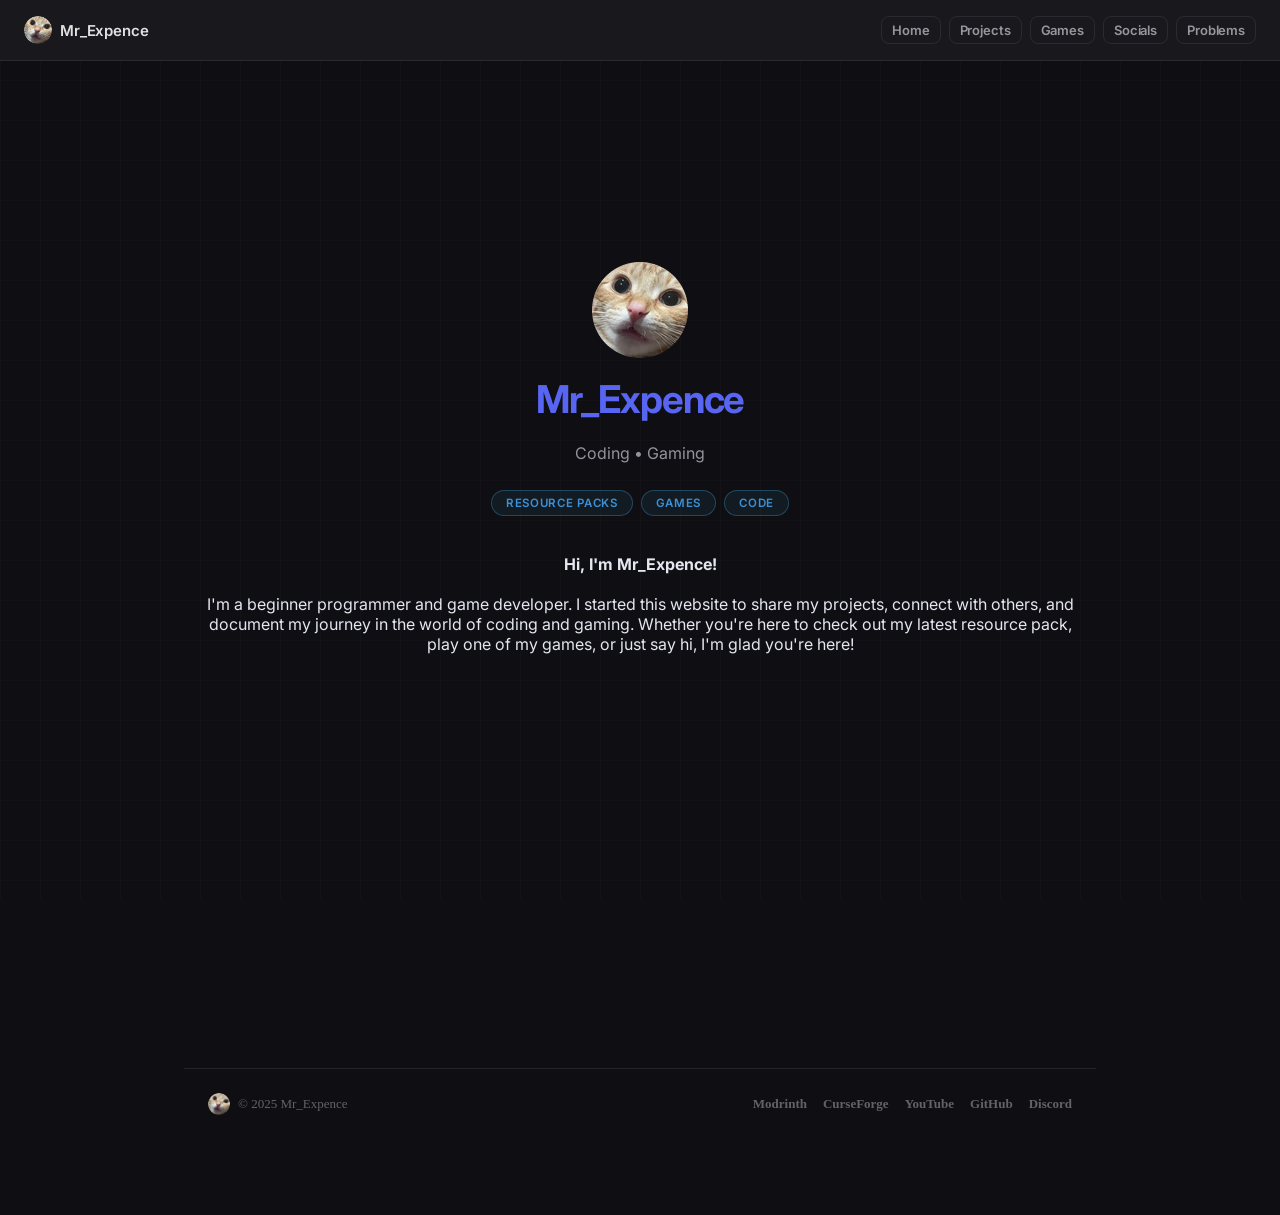
<file: index.html>
<!DOCTYPE html>
<html lang="en">

<head>
  <meta charset="UTF-8">
  <meta name="viewport" content="width=device-width, initial-scale=1.0">
  <title>Mr_Expence Studio</title>
  <link rel="icon" href="/assets/cat_logo.png">
  <link href="https://fonts.googleapis.com/css2?family=Inter:ital,wght@0,300;0,400;0,500;0,600;0,700;1,400&display=swap" rel="stylesheet">
  <link href="https://fonts.googleapis.com/css2?family=Material+Symbols+Outlined:opsz,wght,FILL,GRAD@24,400,0,0&display=swap" rel="stylesheet">
  <link rel="stylesheet" href="/style/base.css">
  <link rel="stylesheet" href="/style/topbar.css">
  
</head>

<body>

  <script src="/scripts/header.js"></script>

  <!-- ── Page body ───────────────────────────────────────────── -->
  <div class="page-wrap">

    <!-- Hero -->
    <section class="hero">
      <img class="hero-logo" src="/assets/cat_logo.png" alt="Mr_Expence Studio Logo">
      <h1><em>Mr_Expence</em></h1>
      <p class="hero-sub">
        Coding • Gaming
      </p>
      <div class="hero-badges">
        <span class="badge light-blue">Resource Packs</span>
        <span class="badge light-blue">Games</span>
        <span class="badge light-blue">Code</span>
      </div>
      <h4>
        Hi, I'm Mr_Expence!
      </h4>
      <p>
        I'm a beginner programmer and game developer. I started this website to share my projects, connect with others,
        and document my journey in the world of coding and gaming. Whether you're here to check out my latest resource
        pack, play one of my games, or just say hi, I'm glad you're here!
      </p>
    </section>



  </div><!-- /page-wrap -->
  <script src="/scripts/footer.js"></script>


</body>

</html>
</file>
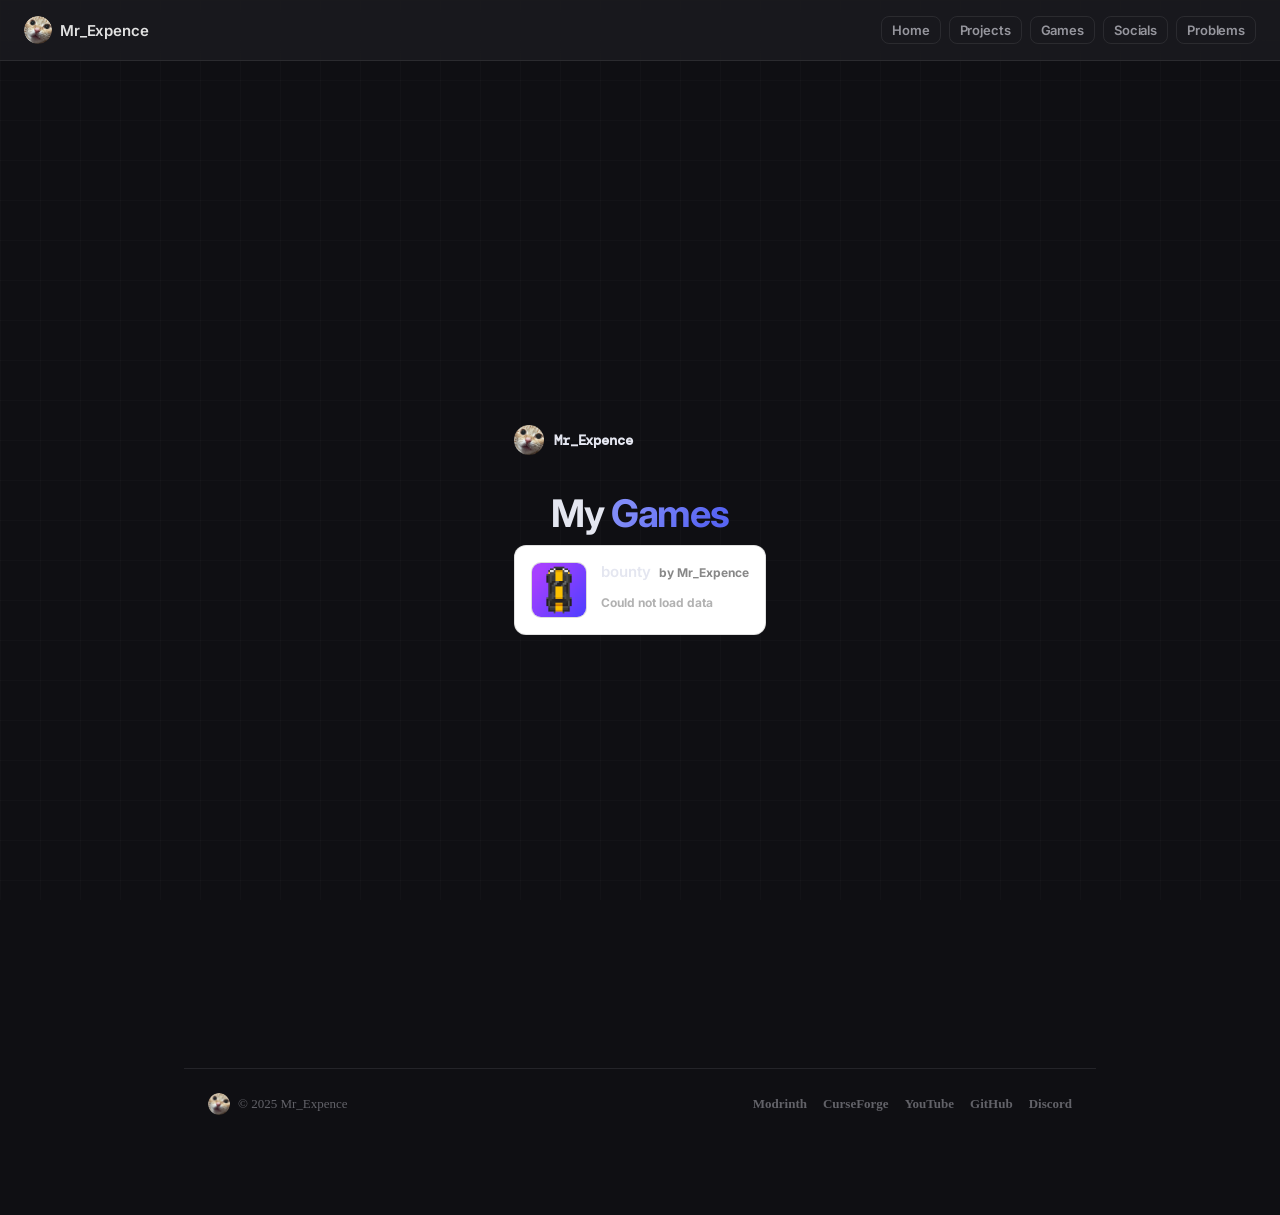
<file: games.html>
<!doctype html>
<html lang="en">

<head>
  <meta charset="UTF-8" />
  <meta name="viewport" content="width=device-width, initial-scale=1.0" />
  <title>Mr_Expence's Games</title>
  <link rel="icon" type="image/x-icon" href="/assets/cat_logo.png" />
  <link rel="preconnect" href="https://fonts.googleapis.com" />
  <link rel="preconnect" href="https://fonts.gstatic.com" crossorigin />
  <link
    href="https://fonts.googleapis.com/css2?family=DM+Sans:wght@400;500;600;700&family=DM+Mono:wght@400;500&display=swap"
    rel="stylesheet" />
  <link href="https://fonts.googleapis.com/css2?family=Inter:ital,wght@0,300;0,400;0,500;0,600;0,700;1,400&display=swap"
    rel="stylesheet">
  <link
    href="https://fonts.googleapis.com/css2?family=Material+Symbols+Outlined:opsz,wght,FILL,GRAD@24,400,0,0&display=swap"
    rel="stylesheet">
  <link rel="stylesheet" href="/style/base.css">
  <link rel="stylesheet" href="/style/projects.css">
  <link rel="stylesheet" href="/style/topbar.css">
  <script src="https://static.itch.io/api.js"></script>
</head>

<body>
  <script src="/scripts/header.js"></script>
  <div class="page-wrap">
  </div>
  <div class="wrapper">
    <a class="brand" href="https://mr-expence.github.io" target="_self">
      <img src="/assets/cat_logo.png" alt="Mr_Expence" onerror="this.style.display = 'none'" />
      <span class="brand-name" style="color: #e4e6f0">Mr_Expence</span>
    </a>

    <h1 class="heading">
      My
      <em>Games</em>
    </h1>
    <div class="modrinth-list">

      <a class="mr-card itch-card" data-user="mrexpence" data-game="bounty" href="#">
        <div class="mr-icon">
          <!-- Optional: hardcode a cover image if you have one -->
          <img src="/assets/bounty/bounty-icon.png" alt="Cover">
        </div>
        <div class="mr-body">
          <div class="mr-header">
            <span class="mr-title">Loading…</span>
            <span class="mr-author">by Mr_Expence</span>
          </div>
          <p class="mr-desc"></p>
          <div class="mr-meta"></div>
        </div>
      </a>

    </div>
    <script src="/scripts/games.js"></script>
    <script src="/scripts/footer.js"></script>
</body>

</html>
</file>
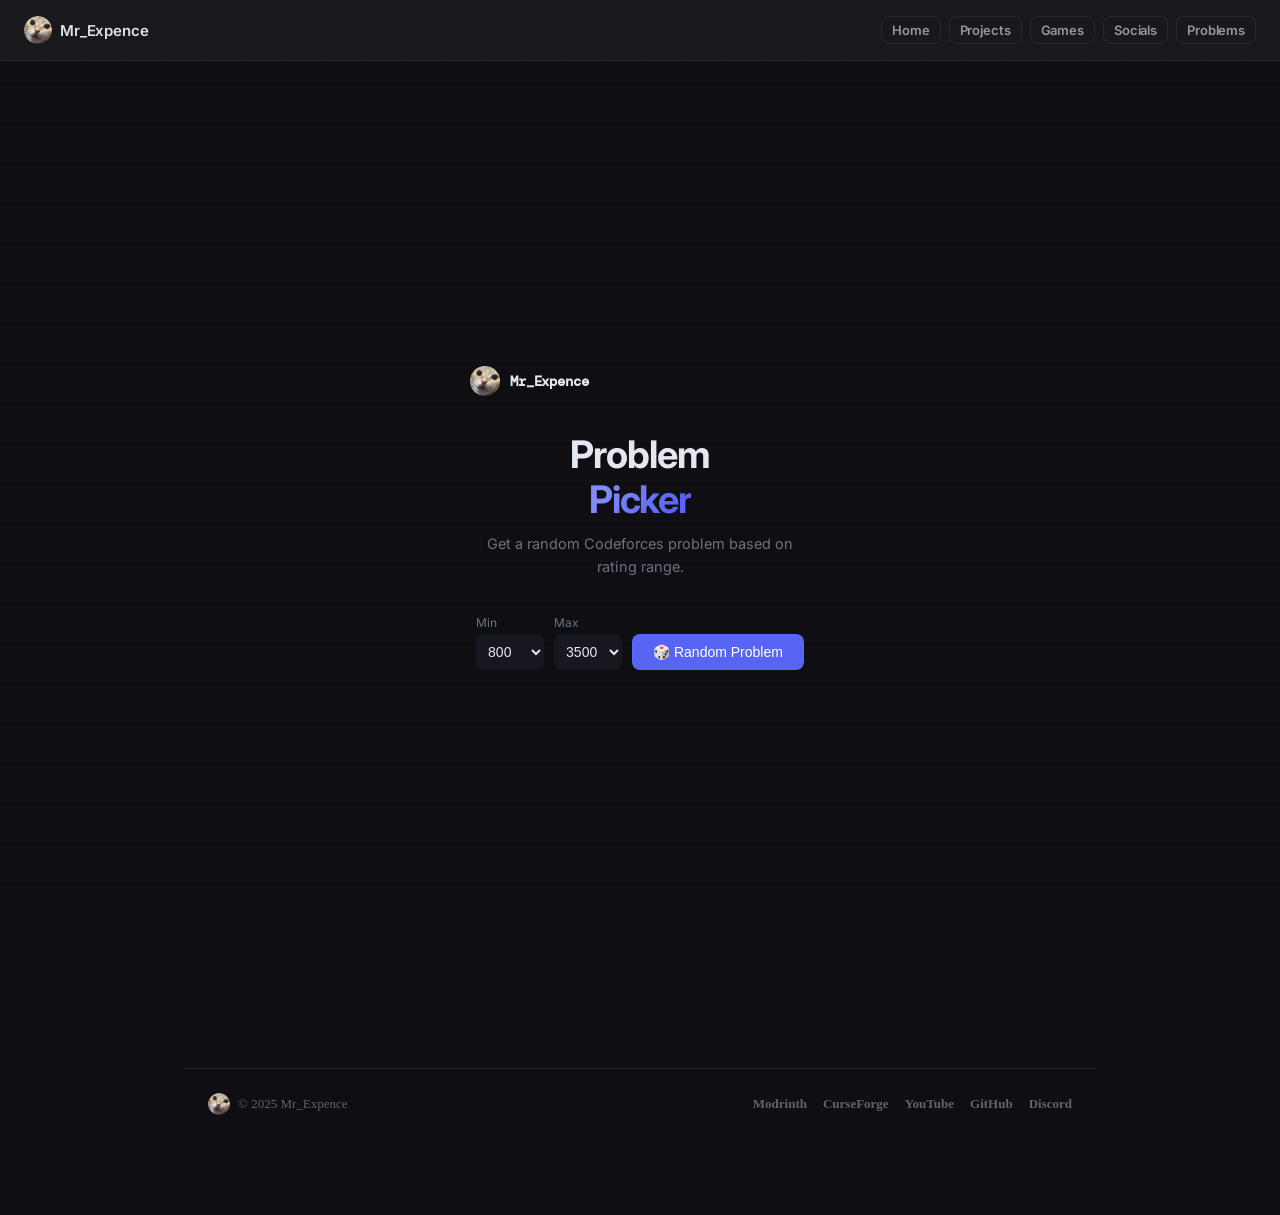
<file: problems.html>
<!doctype html>
<html lang="en">

<head>
  <meta charset="UTF-8" />
  <meta name="viewport" content="width=device-width, initial-scale=1.0" />
  <title>Problem Picker</title>
  <link rel="icon" type="image/x-icon" href="/assets/cat_logo.png" />
  <link rel="preconnect" href="https://fonts.googleapis.com" />
  <link rel="preconnect" href="https://fonts.gstatic.com" crossorigin />
  <link
    href="https://fonts.googleapis.com/css2?family=DM+Sans:wght@400;500;600;700&family=DM+Mono:wght@400;500&display=swap"
    rel="stylesheet" />
  <link href="https://fonts.googleapis.com/css2?family=Inter:ital,wght@0,300;0,400;0,500;0,600;0,700;1,400&display=swap"
    rel="stylesheet">
  <link
    href="https://fonts.googleapis.com/css2?family=Material+Symbols+Outlined:opsz,wght,FILL,GRAD@24,400,0,0&display=swap"
    rel="stylesheet">
  <link rel="stylesheet" href="/style/base.css">
  <link rel="stylesheet" href="/style/picker.css">
  <link rel="stylesheet" href="/style/topbar.css">
</head>

<body>
  <script src="/scripts/header.js"></script>
  <div class="page-wrap">
  </div>
  <div class="wrapper">
    <a class="brand" href="/" target="_blank">
      <img src="/assets/cat_logo.png" alt="Mr_Expence" onerror="this.style.display = 'none'" />
      <span class="brand-name" style="color: #e4e6f0">Mr_Expence</span>
    </a>

    <h1 class="heading">
      Problem <br />
      <em>Picker</em>
    </h1>
    <p class="sub">
      Get a random Codeforces problem based on rating range.
    </p>
    <div class="picker-container">
      <div>
        <label>Min</label>
        <select id="min-rating">
          <option value="800" selected>800</option>
          <option value="900">900</option>
          <option value="1000">1000</option>
          <option value="1100">1100</option>
          <option value="1200">1200</option>
          <option value="1300">1300</option>
          <option value="1400">1400</option>
          <option value="1500">1500</option>
          <option value="1600">1600</option>
          <option value="1700">1700</option>
          <option value="1800">1800</option>
          <option value="1900">1900</option>
          <option value="2000">2000</option>
          <option value="2100">2100</option>
          <option value="2200">2200</option>
          <option value="2300">2300</option>
          <option value="2400">2400</option>
          <option value="2500">2500</option>
          <option value="2600">2600</option>
          <option value="2700">2700</option>
          <option value="2800">2800</option>
          <option value="2900">2900</option>
          <option value="3000">3000</option>
          <option value="3100">3100</option>
          <option value="3200">3200</option>
          <option value="3300">3300</option>
          <option value="3400">3400</option>
          <option value="3500">3500</option>
        </select>
      </div>
      <div>
        <label>Max</label>
        <select id="max-rating">
          <option value="800">800</option>
          <option value="900">900</option>
          <option value="1000">1000</option>
          <option value="1100">1100</option>
          <option value="1200">1200</option>
          <option value="1300">1300</option>
          <option value="1400">1400</option>
          <option value="1500">1500</option>
          <option value="1600">1600</option>
          <option value="1700">1700</option>
          <option value="1800">1800</option>
          <option value="1900">1900</option>
          <option value="2000">2000</option>
          <option value="2100">2100</option>
          <option value="2200">2200</option>
          <option value="2300">2300</option>
          <option value="2400">2400</option>
          <option value="2500">2500</option>
          <option value="2600">2600</option>
          <option value="2700">2700</option>
          <option value="2800">2800</option>
          <option value="2900">2900</option>
          <option value="3000">3000</option>
          <option value="3100">3100</option>
          <option value="3200">3200</option>
          <option value="3300">3300</option>
          <option value="3400">3400</option>
          <option value="3500" selected>3500</option>
        </select>
      </div>
      <button id="roll-btn"
        onclick="roll(+document.getElementById('min-rating').value, +document.getElementById('max-rating').value)">
        🎲 Random Problem
      </button>
    </div>
  </div>
  <script src="/scripts/problems.js"></script>
  <script src="/scripts/footer.js"></script>
</body>

</html>
</file>
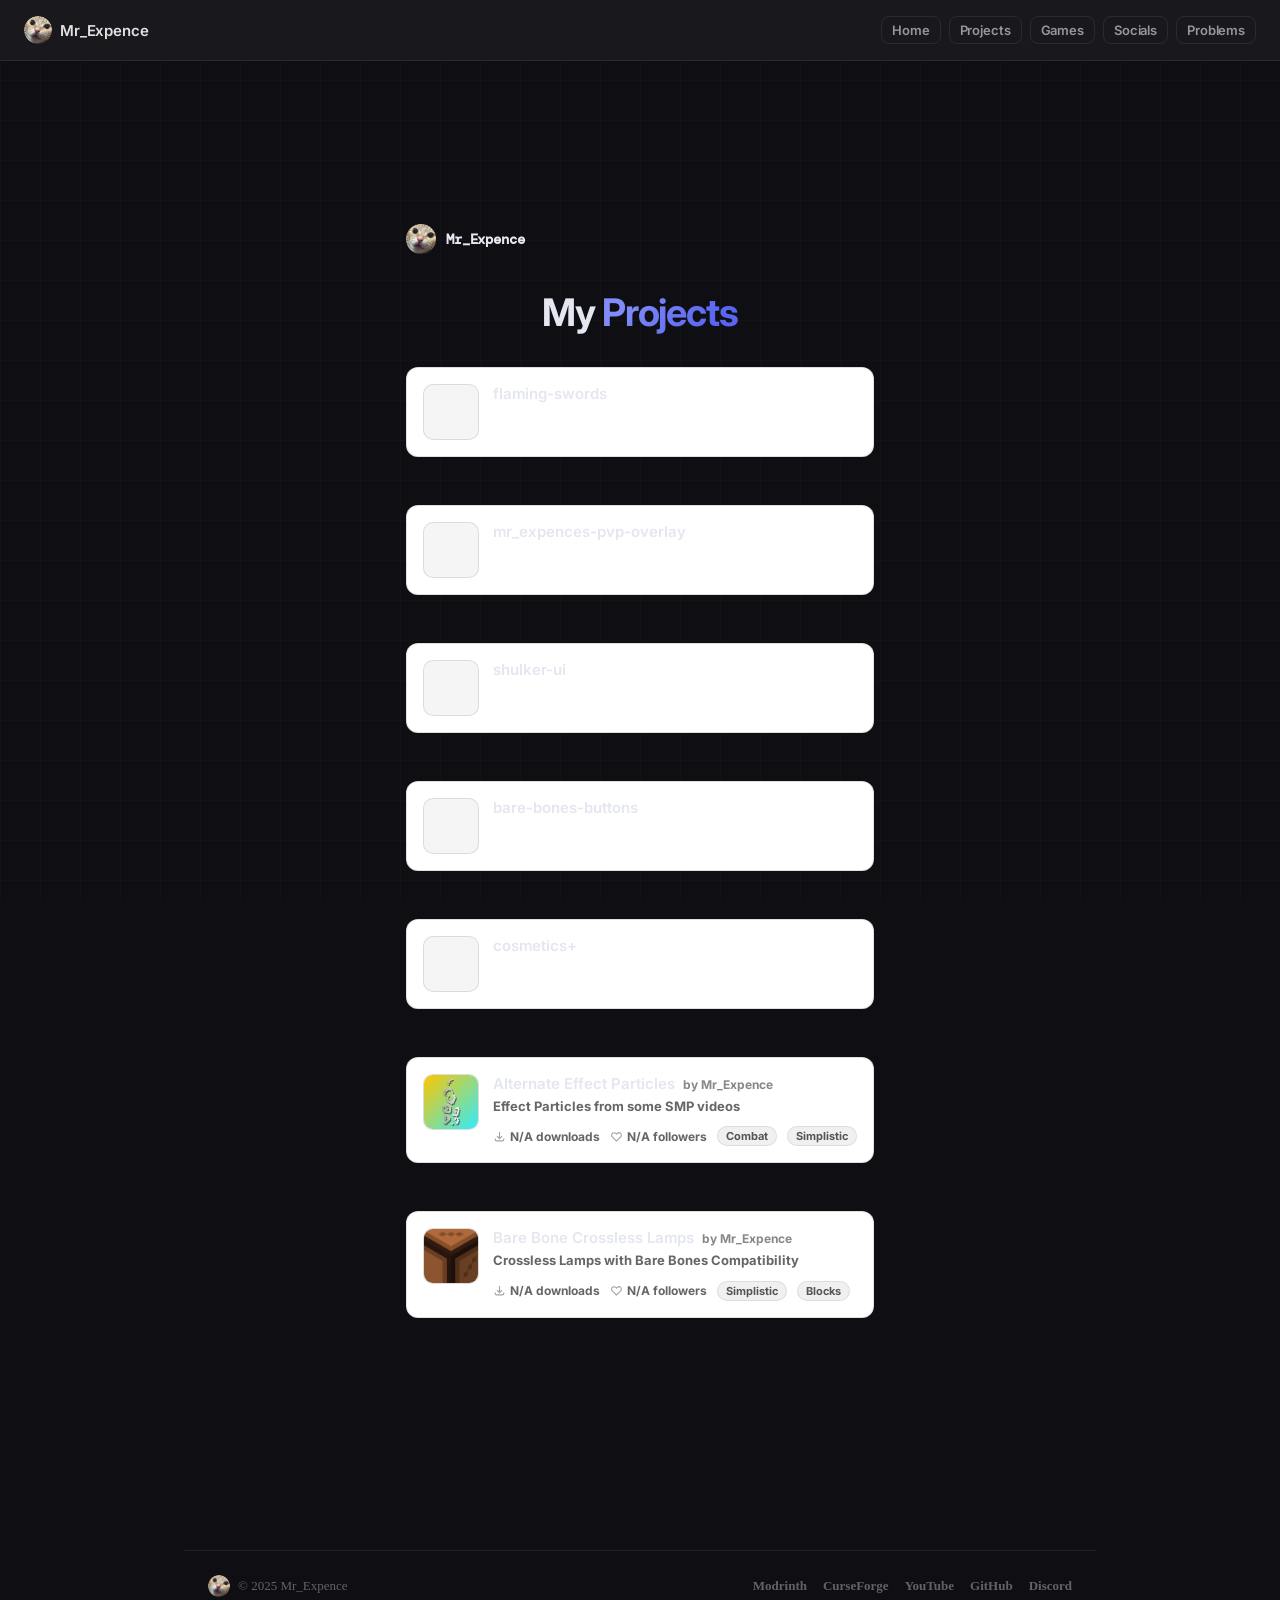
<file: projects.html>
<!doctype html>
<html lang="en">

<head>
  <meta charset="UTF-8" />
  <meta name="viewport" content="width=device-width, initial-scale=1.0" />
  <title>Mr_Expence's Projects</title>
  <link rel="icon" type="image/x-icon" href="/assets/cat_logo.png" />
  <link rel="preconnect" href="https://fonts.googleapis.com" />
  <link rel="preconnect" href="https://fonts.gstatic.com" crossorigin />
  <link
    href="https://fonts.googleapis.com/css2?family=DM+Sans:wght@400;500;600;700&family=DM+Mono:wght@400;500&display=swap"
    rel="stylesheet" />
  <link href="https://fonts.googleapis.com/css2?family=Inter:ital,wght@0,300;0,400;0,500;0,600;0,700;1,400&display=swap"
    rel="stylesheet">
  <link
    href="https://fonts.googleapis.com/css2?family=Material+Symbols+Outlined:opsz,wght,FILL,GRAD@24,400,0,0&display=swap"
    rel="stylesheet">
  <link rel="stylesheet" href="/style/base.css">
  <link rel="stylesheet" href="/style/projects.css">
  <link rel="stylesheet" href="/style/topbar.css">
</head>

<body>
  <script src="/scripts/header.js"></script>
  <div class="page-wrap">
  </div>
  <div class="wrapper">
    <a class="brand" href="https://mr-expence.github.io" target="_self">
      <img src="/assets/cat_logo.png" alt="Mr_Expence" onerror="this.style.display = 'none'" />
      <span class="brand-name" style="color: #e4e6f0">Mr_Expence</span>
    </a>

    <h1 class="heading">
      My
      <em>Projects</em>
    </h1>
    <!-- Modrinth Projects -->
    <section class="wrapper" style="margin-top: 32px;">
      <div class="modrinth-list">
        <!-- Usage: set data-slug and data-type, the script does the rest -->
        <a class="mr-card" data-slug="flaming-swords" data-type="resourcepack" data-author="Mr_Expence" href="#">
          <div class="mr-icon"></div>
          <div class="mr-body">
            <div class="mr-header">
              <span class="mr-title"></span>
              <span class="mr-author"></span>
            </div>
            <p class="mr-desc"></p>
            <div class="mr-meta"></div>
          </div>
        </a>
        <br />
        <!-- Usage: set data-slug and data-type, the script does the rest -->
        <a class="mr-card" data-slug="mr_expences-pvp-overlay" data-type="resourcepack" data-author="Mr_Expence"
          href="#">
          <div class="mr-icon"></div>
          <div class="mr-body">
            <div class="mr-header">
              <span class="mr-title"></span>
              <span class="mr-author"></span>
            </div>
            <p class="mr-desc"></p>
            <div class="mr-meta"></div>
          </div>
        </a>
        <br />
        <!-- Usage: set data-slug and data-type, the script does the rest -->
        <a class="mr-card" data-slug="shulker-ui" data-type="resourcepack" data-author="Mr_Expence" href="#">
          <div class="mr-icon"></div>
          <div class="mr-body">
            <div class="mr-header">
              <span class="mr-title"></span>
              <span class="mr-author"></span>
            </div>
            <p class="mr-desc"></p>
            <div class="mr-meta"></div>
          </div>
        </a>
        <br />
        <!-- Usage: set data-slug and data-type, the script does the rest -->
        <a class="mr-card" data-slug="bare-bones-buttons" data-type="resourcepack" data-author="Mr_Expence" href="#">
          <div class="mr-icon"></div>
          <div class="mr-body">
            <div class="mr-header">
              <span class="mr-title"></span>
              <span class="mr-author"></span>
            </div>
            <p class="mr-desc"></p>
            <div class="mr-meta"></div>
          </div>
        </a>
        <br />
        <!-- Usage: set data-slug and data-type, the script does the rest -->
        <a class="mr-card" data-slug="cosmetics+" data-type="resourcepack" data-author="Mr_Expence"
          href="https://mr-expence.github.io/projects/cosmetics">
          <div class="mr-icon"></div>
          <div class="mr-body">
            <div class="mr-header">
              <span class="mr-title"></span>
              <span class="mr-author"></span>
            </div>
            <p class="mr-desc"></p>
            <div class="mr-meta"></div>
          </div>
        </a>
        <br />
        <div class="modrinth-list">
          <a class="mr-card" href="https://mr-expence.github.io/projects/alternate-effect-particles">
            <div class="mr-icon">
              <img src="/assets/alternate-effect-particles/pack.png" alt="Pack Icon">
            </div>
            <div class="mr-body">
              <div class="mr-header">
                <span class="mr-title">Alternate Effect Particles</span>
                <span class="mr-author">by Mr_Expence</span>
              </div>
              <p class="mr-desc">Effect Particles from some SMP videos</p>
              <div class="mr-meta">
                <span class="mr-stat">
                  <svg xmlns="http://www.w3.org/2000/svg" fill="none" stroke="currentColor" stroke-width="2"
                    viewBox="0 0 24 24" class="h-6 w-6 text-secondary">
                    <path stroke-linecap="round" stroke-linejoin="round"
                      d="M4 16v1a3 3 0 0 0 3 3h10a3 3 0 0 0 3-3v-1m-4-4-4 4m0 0-4-4m4 4V4"></path>
                  </svg>
                  N/A downloads
                </span>
                <span class="mr-stat">
                  <svg xmlns="http://www.w3.org/2000/svg" fill="none" stroke="currentColor" viewBox="0 0 24 24"
                    class="h-6 w-6 text-secondary">
                    <path stroke-linecap="round" stroke-linejoin="round" stroke-width="2"
                      d="M4.318 6.318a4.5 4.5 0 0 0 0 6.364L12 20.364l7.682-7.682a4.5 4.5 0 0 0-6.364-6.364L12 7.636l-1.318-1.318a4.5 4.5 0 0 0-6.364 0">
                    </path>
                  </svg>
                  N/A followers
                </span>
                <span class="mr-tag">Combat</span>
                <span class="mr-tag">Simplistic</span>
              </div>
            </div>
          </a>
          <br />
          <a class="mr-card" href="https://mr-expence.github.io/projects/bare-bone-crossless-lamps">
            <div class="mr-icon">
              <img src="/assets/bare-bone-crossless-lamps/bare-bone-crossless-lamps.png" alt="Pack Icon">
            </div>
            <div class="mr-body">
              <div class="mr-header">
                <span class="mr-title">Bare Bone Crossless Lamps</span>
                <span class="mr-author">by Mr_Expence</span>
              </div>
              <p class="mr-desc">Crossless Lamps with Bare Bones Compatibility </p>
              <div class="mr-meta">
                <span class="mr-stat">
                  <svg xmlns="http://www.w3.org/2000/svg" fill="none" stroke="currentColor" stroke-width="2"
                    viewBox="0 0 24 24" class="h-6 w-6 text-secondary">
                    <path stroke-linecap="round" stroke-linejoin="round"
                      d="M4 16v1a3 3 0 0 0 3 3h10a3 3 0 0 0 3-3v-1m-4-4-4 4m0 0-4-4m4 4V4"></path>
                  </svg>
                  N/A downloads
                </span>
                <span class="mr-stat">
                  <svg xmlns="http://www.w3.org/2000/svg" fill="none" stroke="currentColor" viewBox="0 0 24 24"
                    class="h-6 w-6 text-secondary">
                    <path stroke-linecap="round" stroke-linejoin="round" stroke-width="2"
                      d="M4.318 6.318a4.5 4.5 0 0 0 0 6.364L12 20.364l7.682-7.682a4.5 4.5 0 0 0-6.364-6.364L12 7.636l-1.318-1.318a4.5 4.5 0 0 0-6.364 0">
                    </path>
                  </svg>
                  N/A followers
                </span>
                <span class="mr-tag">Simplistic</span>
                <span class="mr-tag">Blocks</span>
              </div>
            </div>
          </a>
        </div>
    </section>
    <script src="/scripts/footer.js"></script>
    <script src="/scripts/mcprojects.js"></script>
</body>

</html>
</file>
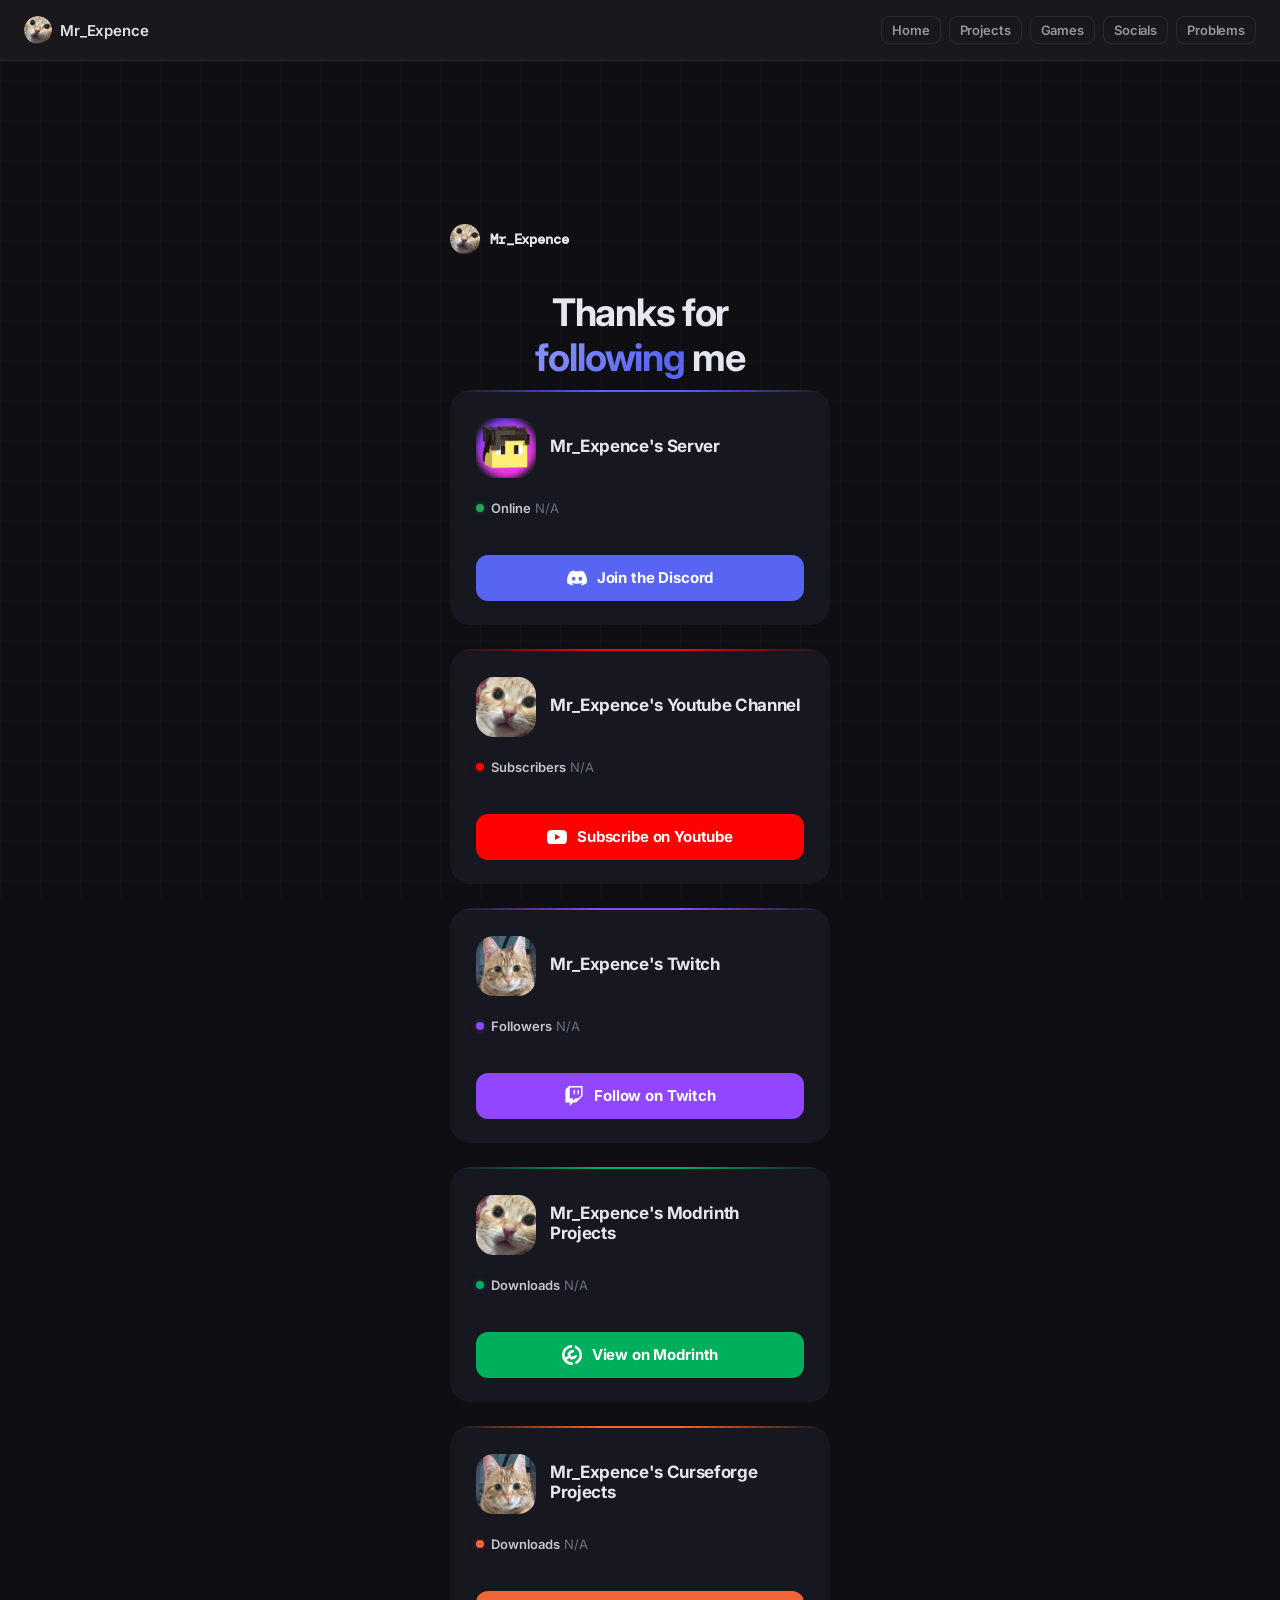
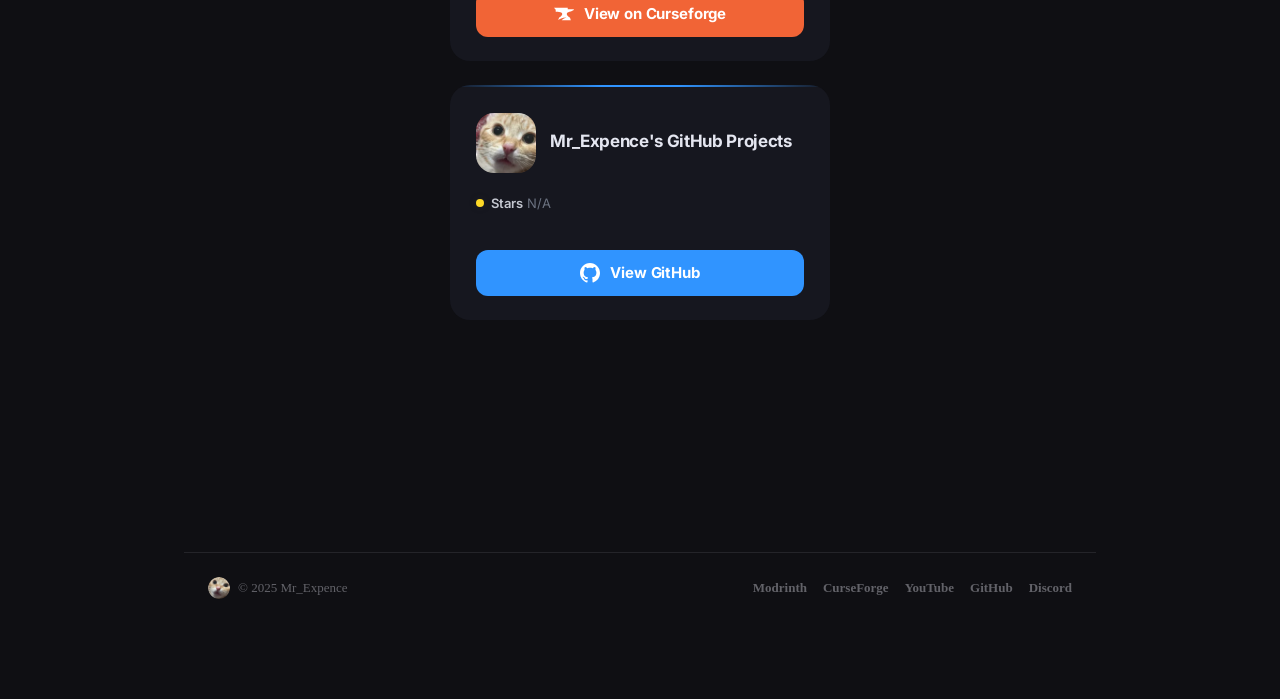
<file: socials.html>
<!doctype html>
<html lang="en">

<head>
  <meta charset="UTF-8" />
  <meta name="viewport" content="width=device-width, initial-scale=1.0" />
  <title>Mr_Expence's Socials</title>
  <link rel="icon" type="image/x-icon" href="/assets/cat_logo.png" />
  <link rel="preconnect" href="https://fonts.googleapis.com" />
  <link rel="preconnect" href="https://fonts.gstatic.com" crossorigin />
  <link
    href="https://fonts.googleapis.com/css2?family=DM+Sans:wght@400;500;600;700&family=DM+Mono:wght@400;500&display=swap"
    rel="stylesheet" />
  <link href="https://fonts.googleapis.com/css2?family=Inter:ital,wght@0,300;0,400;0,500;0,600;0,700;1,400&display=swap"
    rel="stylesheet">
  <link
    href="https://fonts.googleapis.com/css2?family=Material+Symbols+Outlined:opsz,wght,FILL,GRAD@24,400,0,0&display=swap"
    rel="stylesheet">
  <link rel="stylesheet" href="/style/base.css">
  <link rel="stylesheet" href="/style/cards.css">
  <link rel="stylesheet" href="/style/topbar.css">
</head>

<body>
  <script src="/scripts/header.js"></script>
  <div class="page-wrap">
  </div>
  <div class="wrapper">
    <a class="brand" href="https://mr-expence.github.io" target="_self">
      <img src="/assets/cat_logo.png" alt="Mr_Expence" onerror="this.style.display = 'none'" />
      <span class="brand-name" style="color: #e4e6f0">Mr_Expence</span>
    </a>

    <h1 class="heading">
      Thanks for <br />
      <em>following</em> me
    </h1>
    <div class="cards-grid">
      <div class="card">
        <div class="card-inner">
          <div class="server-header">
            <div class="server-icon">
              <img src="assets/discord.png" alt="Server icon" onerror="
                    this.style.display = 'none';
                    this.parentElement.textContent = '🐱';
                  " />
            </div>
            <div>
              <div class="server-name">Mr_Expence's Server</div>
            </div>
          </div>

          <div class="stats">
            <div class="stat">
              <span class="stat-dot online"></span>
              <span><b>Online</b> <span id="discord-count">N/A</span></span>
            </div>
          </div>

          <div class="divider"></div>

          <a class="join-btn" href="https://discord.gg/3kbz7edSa6" target="_self">
            <svg class="icon" viewBox="0 0 24 24" xmlns="http://www.w3.org/2000/svg">
              <path
                d="M20.317 4.3698a19.7913 19.7913 0 00-4.8851-1.5152.0741.0741 0 00-.0785.0371c-.211.3753-.4447.8648-.6083 1.2495-1.8447-.2762-3.68-.2762-5.4868 0-.1636-.3933-.4058-.8742-.6177-1.2495a.077.077 0 00-.0785-.037 19.7363 19.7363 0 00-4.8852 1.515.0699.0699 0 00-.0321.0277C.5334 9.0458-.319 13.5799.0992 18.0578a.0824.0824 0 00.0312.0561c2.0528 1.5076 4.0413 2.4228 5.9929 3.0294a.0777.0777 0 00.0842-.0276c.4616-.6304.8731-1.2952 1.226-1.9942a.076.076 0 00-.0416-.1057c-.6528-.2476-1.2743-.5495-1.8722-.8923a.077.077 0 01-.0076-.1277c.1258-.0943.2517-.1923.3718-.2914a.0743.0743 0 01.0776-.0105c3.9278 1.7933 8.18 1.7933 12.0614 0a.0739.0739 0 01.0785.0095c.1202.099.246.1981.3728.2924a.077.077 0 01-.0066.1276 12.2986 12.2986 0 01-1.873.8914.0766.0766 0 00-.0407.1067c.3604.698.7719 1.3628 1.225 1.9932a.076.076 0 00.0842.0286c1.961-.6067 3.9495-1.5219 6.0023-3.0294a.077.077 0 00.0313-.0552c.5004-5.177-.8382-9.6739-3.5485-13.6604a.061.061 0 00-.0312-.0286zM8.02 15.3312c-1.1825 0-2.1569-1.0857-2.1569-2.419 0-1.3332.9555-2.4189 2.157-2.4189 1.2108 0 2.1757 1.0952 2.1568 2.419 0 1.3332-.9555 2.4189-2.1569 2.4189zm7.9748 0c-1.1825 0-2.1569-1.0857-2.1569-2.419 0-1.3332.9554-2.4189 2.1569-2.4189 1.2108 0 2.1757 1.0952 2.1568 2.419 0 1.3332-.946 2.4189-2.1568 2.4189Z" />
            </svg>
            Join the Discord
          </a>
        </div>
      </div>

      <!-- Subscribe -->

      <div class="card-sub">
        <div class="card-inner">
          <div class="server-header">
            <div class="server-icon">
              <img src="assets/square_cat.png" alt="Server icon" onerror="
                    this.style.display = 'none';
                    this.parentElement.textContent = '🐱';
                  " />
            </div>
            <div>
              <div class="server-name">Mr_Expence's Youtube Channel</div>
            </div>
          </div>

          <div class="stats">
            <div class="stat">
              <span class="stat-dot subscribe"></span>
              <span><b>Subscribers</b> <span id="yt-subs">N/A</span></span>
            </div>
          </div>

          <div class="divider"></div>

          <a class="join-btn-sub" href="https://www.youtube.com/@MrExpence12?sub_confirmation=1" target="_self">
            <svg class="icon" viewBox="0 0 24 24" xmlns="http://www.w3.org/2000/svg">
              <path
                d="M23.498 6.186a3.016 3.016 0 0 0-2.122-2.136C19.505 3.545 12 3.545 12 3.545s-7.505 0-9.377.505A3.017 3.017 0 0 0 .502 6.186C0 8.07 0 12 0 12s0 3.93.502 5.814a3.016 3.016 0 0 0 2.122 2.136c1.871.505 9.376.505 9.376.505s7.505 0 9.377-.505a3.015 3.015 0 0 0 2.122-2.136C24 15.93 24 12 24 12s0-3.93-.502-5.814zM9.545 15.568V8.432L15.818 12l-6.273 3.568z" />
            </svg>
            Subscribe on Youtube
          </a>
        </div>
      </div>

      <!-- Follow -->

      <div class="card-twi">
        <div class="card-inner">
          <div class="server-header">
            <div class="server-icon">
              <img src="assets/cat.png" alt="Server icon" onerror="
                    this.style.display = 'none';
                    this.parentElement.textContent = '🐱';
                  " />
            </div>
            <div>
              <div class="server-name">Mr_Expence's Twitch</div>
            </div>
          </div>

          <div class="stats">
            <div class="stat">
              <span class="stat-dot follow"></span>
              <span><b>Followers</b> <span id="follower-count">N/A</span></span>
            </div>
          </div>

          <div class="divider"></div>

          <a class="join-btn-twi" href="https://www.twitch.tv/mrexpence" target="_self">
            <svg class="icon" viewBox="0 0 24 24" xmlns="http://www.w3.org/2000/svg">
              <path
                d="M11.571 4.714h1.715v5.143H11.57zm4.715 0H18v5.143h-1.714zM6 0L1.714 4.286v15.428h5.143V24l4.286-4.286h3.428L22.286 12V0zm14.571 11.143l-3.428 3.428h-3.429l-3 3v-3H6.857V1.714h13.714Z" />
            </svg>
            Follow on Twitch
          </a>
        </div>
      </div>

      <div class="card-modrinth">
        <div class="card-inner">
          <div class="server-header">
            <div class="server-icon">
              <img src="assets/square_cat.png" alt="modrinth icon" onerror="
                    this.style.display = 'none';
                    this.parentElement.textContent = '🐦';
                  " />
            </div>
            <div>
              <div class="server-name">Mr_Expence's Modrinth Projects</div>
            </div>
          </div>

          <div class="stats">
            <div class="stat">
              <span class="stat-dot modrinth"></span>
              <span><b>Downloads</b> <span id="modrinth-count">N/A</span></span>
            </div>
          </div>

          <div class="divider"></div>

          <a class="join-btn-modrinth" href="https://modrinth.com/user/Mr_Expence" target="_self">
            <svg class="icon" viewBox="0 0 24 24" xmlns="http://www.w3.org/2000/svg">
              <path
                d="M12.252.004a11.78 11.768 0 0 0-8.92 3.73 11 10.999 0 0 0-2.17 3.11 11.37 11.359 0 0 0-1.16 5.169c0 1.42.17 2.5.6 3.77.24.759.77 1.899 1.17 2.529a12.3 12.298 0 0 0 8.85 5.639c.44.05 2.54.07 2.76.02.2-.04.22.1-.26-1.7l-.36-1.37-1.01-.06a8.5 8.489 0 0 1-5.18-1.8 5.34 5.34 0 0 1-1.3-1.26c0-.05.34-.28.74-.5a37.572 37.545 0 0 1 2.88-1.629c.03 0 .5.45 1.06.98l1 .97 2.07-.43 2.06-.43 1.47-1.47c.8-.8 1.48-1.5 1.48-1.52 0-.09-.42-1.63-.46-1.7-.04-.06-.2-.03-1.02.18-.53.13-1.2.3-1.45.4l-.48.15-.53.53-.53.53-.93.1-.93.07-.52-.5a2.7 2.7 0 0 1-.96-1.7l-.13-.6.43-.57c.68-.9.68-.9 1.46-1.1.4-.1.65-.2.83-.33.13-.099.65-.579 1.14-1.069l.9-.9-.7-.7-.7-.7-1.95.54c-1.07.3-1.96.53-1.97.53-.03 0-2.23 2.48-2.63 2.97l-.29.35.28 1.03c.16.56.3 1.16.31 1.34l.03.3-.34.23c-.37.23-2.22 1.3-2.84 1.63-.36.2-.37.2-.44.1-.08-.1-.23-.6-.32-1.03-.18-.86-.17-2.75.02-3.73a8.84 8.839 0 0 1 7.9-6.93c.43-.03.77-.08.78-.1.06-.17.5-2.999.47-3.039-.01-.02-.1-.02-.2-.03Zm3.68.67c-.2 0-.3.1-.37.38-.06.23-.46 2.42-.46 2.52 0 .04.1.11.22.16a8.51 8.499 0 0 1 2.99 2 8.38 8.379 0 0 1 2.16 3.449 6.9 6.9 0 0 1 .4 2.8c0 1.07 0 1.27-.1 1.73a9.37 9.369 0 0 1-1.76 3.769c-.32.4-.98 1.06-1.37 1.38-.38.32-1.54 1.1-1.7 1.14-.1.03-.1.06-.07.26.03.18.64 2.56.7 2.78l.06.06a12.07 12.058 0 0 0 7.27-9.4c.13-.77.13-2.58 0-3.4a11.96 11.948 0 0 0-5.73-8.578c-.7-.42-2.05-1.06-2.25-1.06Z" />
            </svg>
            View on Modrinth
          </a>
        </div>
      </div>

      <div class="card-curseforge">
        <div class="card-inner">
          <div class="server-header">
            <div class="server-icon">
              <img src="assets/cat.png" alt="curseforge icon" onerror="
                    this.style.display = 'none';
                    this.parentElement.textContent = '📸';
                  " />
            </div>
            <div>
              <div class="server-name">Mr_Expence's Curseforge Projects</div>
            </div>
          </div>

          <div class="stats">
            <div class="stat">
              <span class="stat-dot curseforge"></span>
              <span><b>Downloads</b> <span id="curseforge-count">N/A</span></span>
            </div>
          </div>

          <div class="divider"></div>

          <a class="join-btn-curseforge" href="https://www.curseforge.com/members/mr_expence/projects" target="_self">
            <svg class="icon" viewBox="0 0 24 24" xmlns="http://www.w3.org/2000/svg">
              <path
                d="M18.326 9.2145S23.2261 8.4418 24 6.1882h-7.5066V4.4H0l2.0318 2.3576V9.173s5.1267-.2665 7.1098 1.2372c2.7146 2.516-3.053 5.917-3.053 5.917L5.0995 19.6c1.5465-1.4726 4.494-3.3775 9.8983-3.2857-2.0565.65-4.1245 1.6651-5.7344 3.2857h10.9248l-1.0288-3.2726s-7.918-4.6688-.8336-7.1127z" />
            </svg>
            View on Curseforge
          </a>
        </div>
      </div>

      <div class="card-github">
        <div class="card-inner">
          <div class="server-header">
            <div class="server-icon">
              <img src="assets/square_cat.png" alt="GitHub icon" onerror="
                    this.style.display = 'none';
                    this.parentElement.textContent = '🐱';
                  " />
            </div>
            <div>
              <div class="server-name">Mr_Expence's GitHub Projects</div>
            </div>
          </div>

          <div class="stats">
            <div class="stat">
              <span class="stat-dot github"></span>
              <span><b>Stars</b> <span id="github-count">N/A</span></span>
            </div>
          </div>

          <div class="divider"></div>

          <a class="join-btn-github" href="https://github.com/Mr-Expence" target="_self">
            <svg class="icon" viewBox="0 0 24 24" xmlns="http://www.w3.org/2000/svg">
              <path
                d="M12 0C5.37 0 0 5.37 0 12c0 5.3 3.44 9.8 8.21 11.39.6.11.82-.26.82-.58 0-.29-.01-1.05-.02-2.06-3.34.73-4.04-1.61-4.04-1.61-.55-1.39-1.35-1.76-1.35-1.76-1.1-.75.08-.74.08-.74 1.22.09 1.86 1.26 1.86 1.26 1.08 1.85 2.83 1.32 3.52 1.01.11-.79.42-1.32.76-1.62-2.67-.3-5.47-1.34-5.47-5.95 0-1.31.47-2.38 1.24-3.22-.12-.3-.54-1.52.12-3.17 0 0 1.01-.32 3.3 1.23.96-.27 1.98-.4 3-.4 1.02 0 2.04.14 3 .4 2.3-1.55 3.3-1.23 3.3-1.23.66 1.65.24 2.87.12 3.17.77.84 1.24 1.91 1.24 3.22 0 4.62-2.8 5.65-5.48 5.94.43.37.81 1.1.81 2.22 0 1.6-.01 2.88-.01 3.27 0 .32.21.7.82.58C20.56 21.8 24 17.3 24 12c0-6.63-5.37-12-12-12z" />
            </svg>
            View GitHub
          </a>
        </div>
      </div>
    </div>
  </div>
  <script src="/scripts/footer.js"></script>
  <script src="/scripts/socials.js"></script>
</body>

</html>
</file>
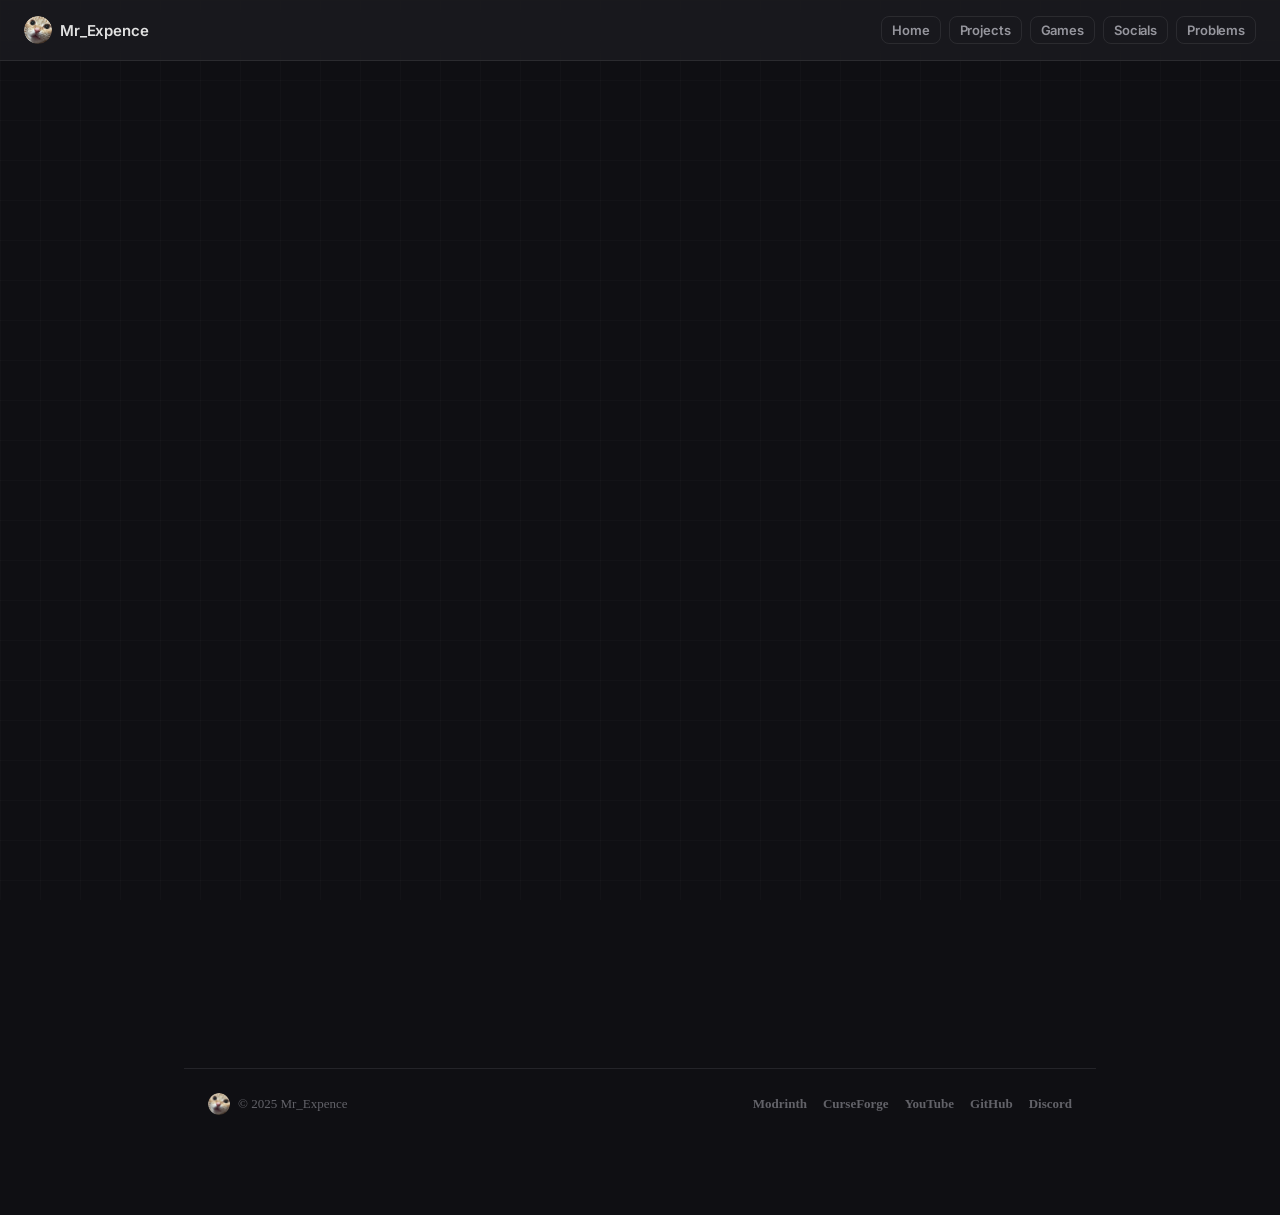
<file: template.html>
<!DOCTYPE html>
<html lang="en">

<head>
  <meta charset="UTF-8">
  <meta name="viewport" content="width=device-width, initial-scale=1.0">
  <title>Mr_Expence Studio</title>
  <link rel="icon" href="/assets/cat_logo.png">
  <link href="https://fonts.googleapis.com/css2?family=Inter:ital,wght@0,300;0,400;0,500;0,600;0,700;1,400&display=swap"
    rel="stylesheet">
  <link
    href="https://fonts.googleapis.com/css2?family=Material+Symbols+Outlined:opsz,wght,FILL,GRAD@24,400,0,0&display=swap"
    rel="stylesheet">
  <link rel="stylesheet" href="/style/base.css">
  <link rel="stylesheet" href="/style/topbar.css">
</head>

<body>

  <!-- ── Topbar ──────────────────────────────────────────────── -->
  <script src="/scripts/header.js"></script>

  <!-- ── Page body ───────────────────────────────────────────── -->
  <div class="page-wrap">

  </div><!-- /page-wrap -->
  <script src="/scripts/footer.js"></script>
</body>

</html>
</file>
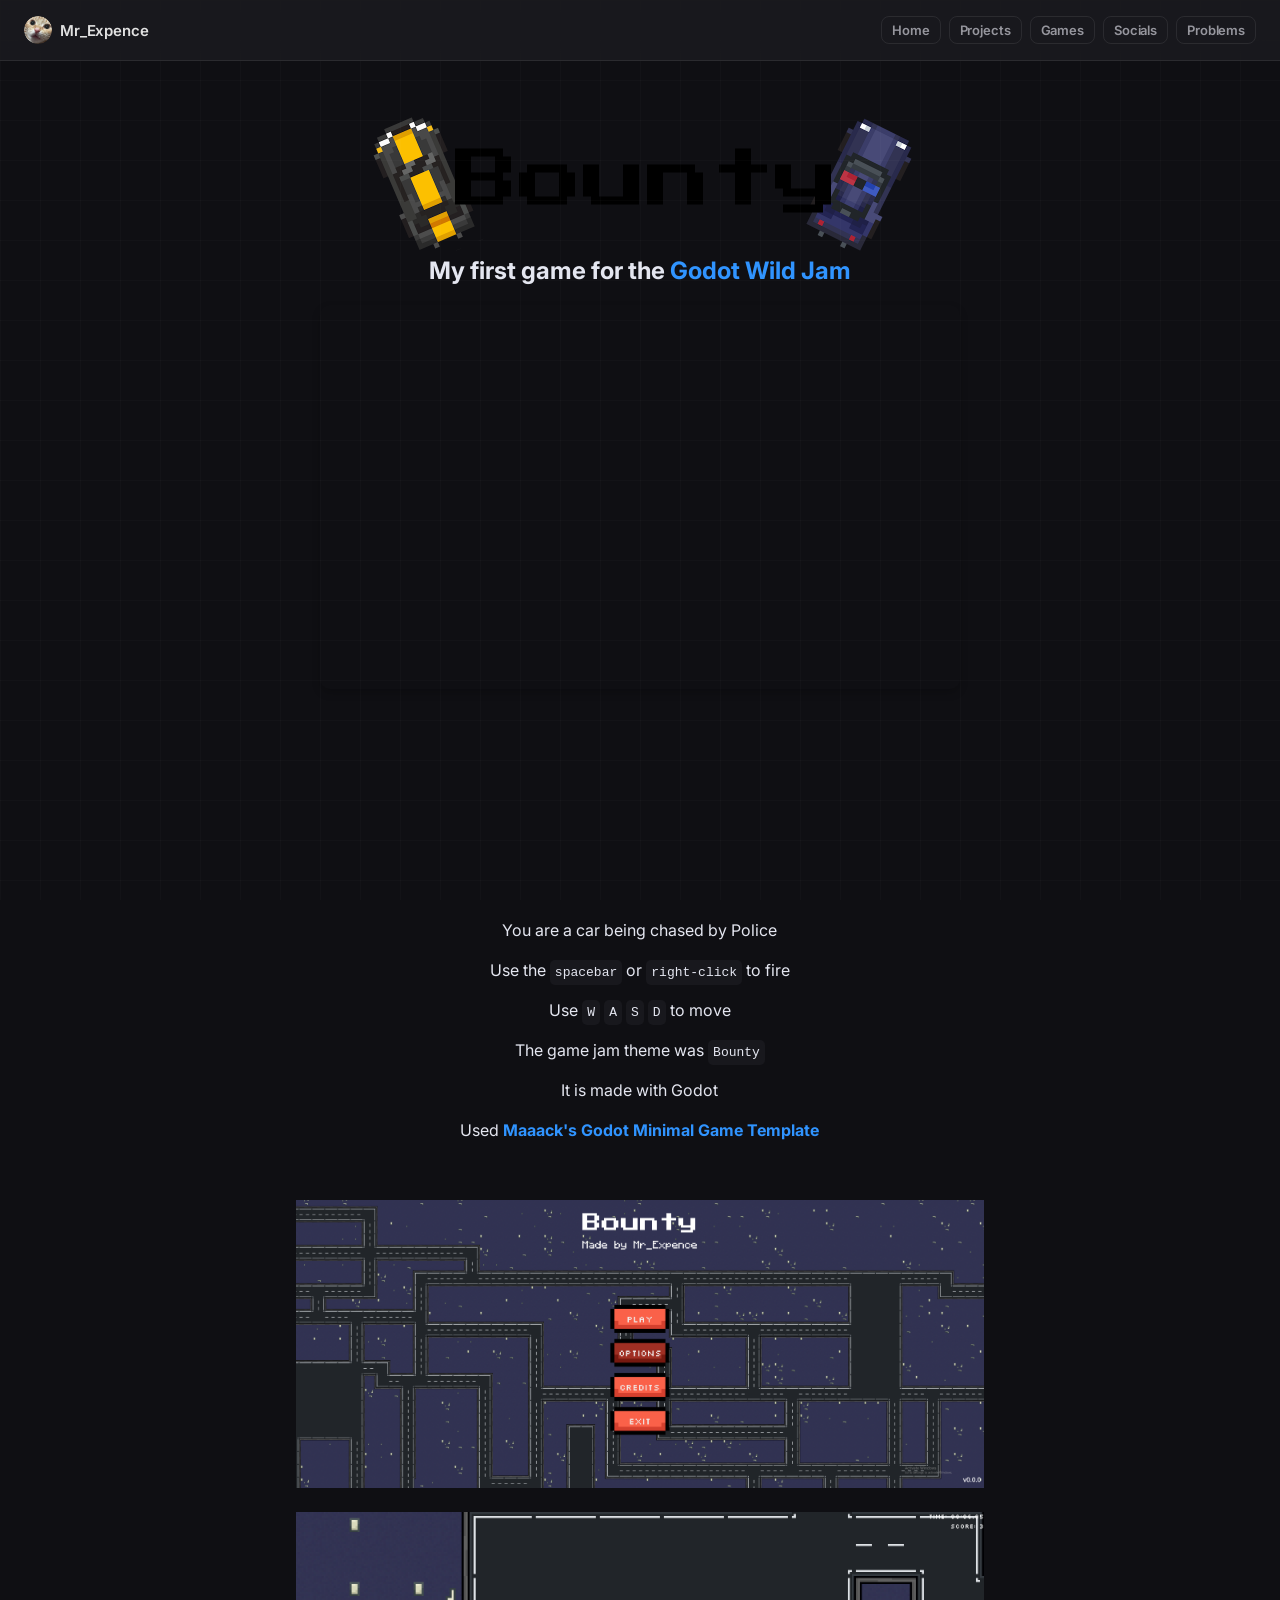
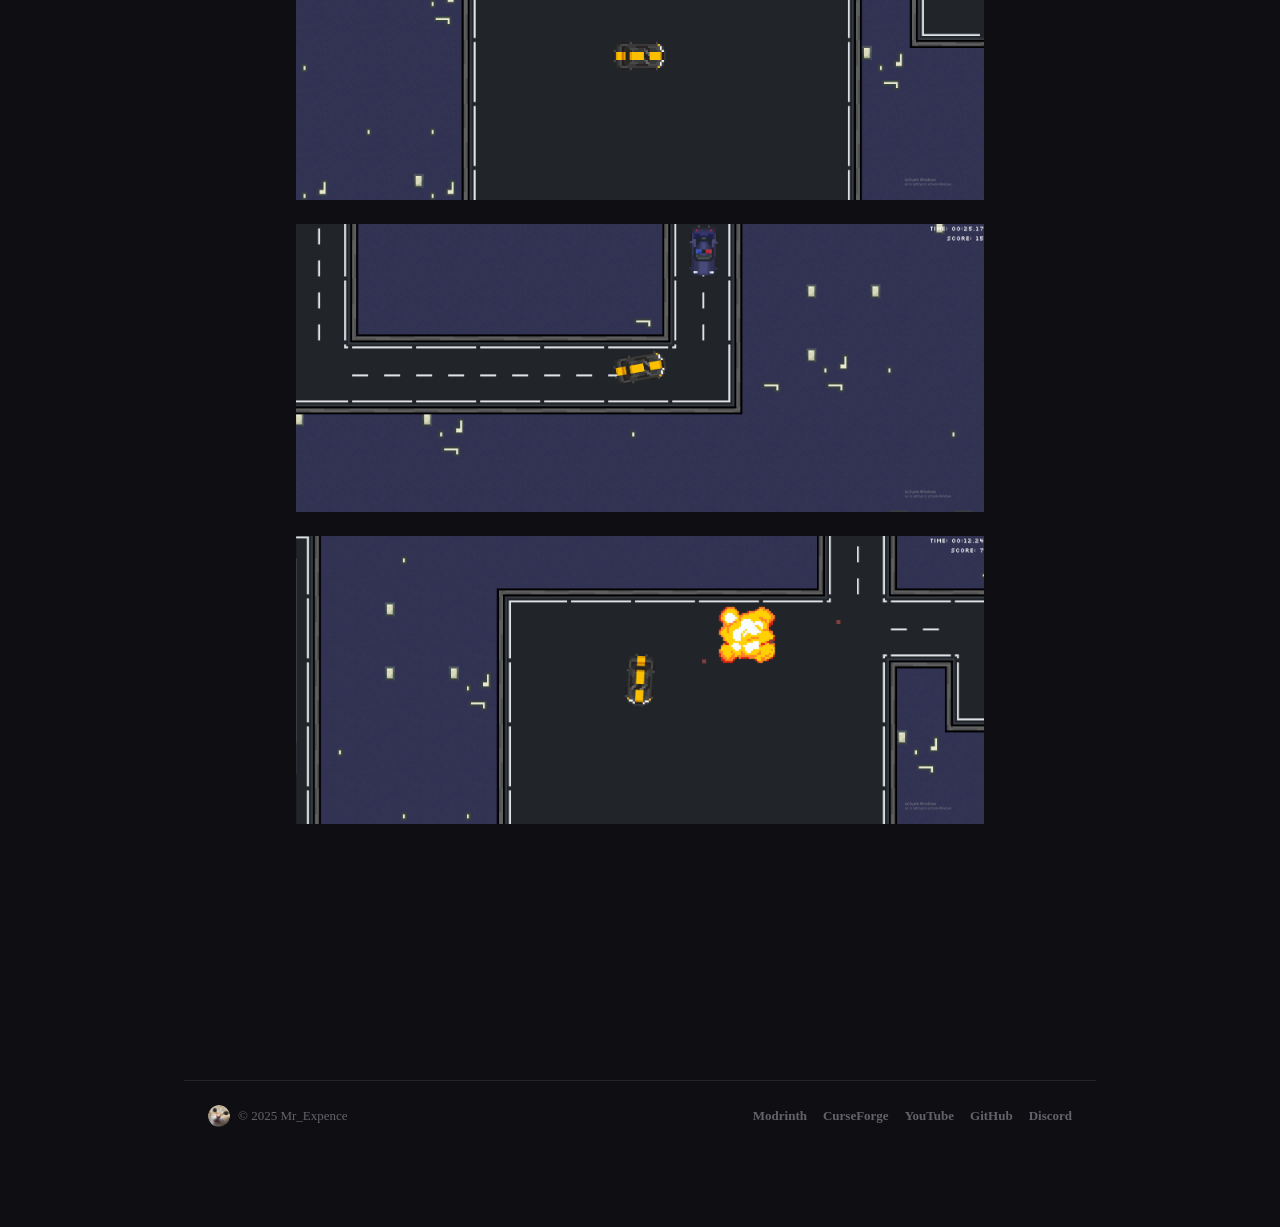
<file: games/bounty.html>
<!DOCTYPE html>
<html lang="en">

<head>
    <meta charset="UTF-8">
    <meta name="viewport" content="width=device-width, initial-scale=1.0">
    <title>Bounty</title>
    <link rel="icon" href="/assets/cat_logo.png">
    <link
        href="https://fonts.googleapis.com/css2?family=Inter:ital,wght@0,300;0,400;0,500;0,600;0,700;1,400&display=swap"
        rel="stylesheet">
    <link
        href="https://fonts.googleapis.com/css2?family=Material+Symbols+Outlined:opsz,wght,FILL,GRAD@24,400,0,0&display=swap"
        rel="stylesheet">
    <link rel="stylesheet" href="/style/base.css">
    <link rel="stylesheet" href="/style/topbar.css">
</head>

<body>
    <!-- ── Topbar ──────────────────────────────────────────────── -->
    <script src="/scripts/header.js"></script>

    <div class="wrapper">

        <center>

            <br><br><br>

            <img src="/assets/bounty/bounty-logo.png" width="566" height="114" alt="Logo"><br>

            <!-- Summary -->

            <h2>My first game for the <a href="https://itch.io/jam/godot-wild-jam-93" target="_blank"
                    rel="noopener">Godot Wild Jam</a></h2>
            <br>

            <div style="
                width: 640px;
                -webkit-border-radius: 10px; 
                -moz-border-radius: 10px;
                border-radius: 10px; 
                overflow: hidden; 
                box-shadow: 0 4px 8px rgba(0, 0, 0, 0.2);">
                <iframe frameborder="0" src="https://itch.io/embed-upload/17568201?color=0f0f0f" allowfullscreen=""
                    width="640" height="380"><a href="https://mrexpence.itch.io/bounty">Play Bounty on
                        itch.io</a></iframe>
            </div>

            <p>
                <br><br>
                <iframe frameborder="0"
                    src="https://itch.io/embed/4581020?linkback=true&amp;bg_color=0f0f0f&amp;fg_color=ffffff&amp;link_color=fa5c5c&amp;border_color=3f3f3f"
                    width="552" height="167"><a href="https://mrexpence.itch.io/bounty">Bounty by
                        Mr_Expence</a></iframe>
                <br><br>
                You are a car being chased by Police
                <br><br>
                Use the <code>spacebar</code> or <code>right-click</code> to fire
                <br><br>
                Use <code>W</code> <code>A</code> <code>S</code> <code>D</code> to move
                <br><br>
                The game jam theme was <code>Bounty</code>
                <br><br>
                It is made with Godot
                <br><br>
                Used <a href="https://github.com/Maaack/Godot-Minimal-Game-Template" target="_blank"
                    rel="noopener">Maaack's Godot Minimal Game Template</a>
            </p>
            <br><br><br>

            <!-- Images -->

            <img src="/assets/bounty/menu.png" width="687.8" height="287.8" alt="Menu"><br><br>
            <img src="/assets/bounty/screen-1.png" width="687.8" height="287.8" alt="Screenshot 1"><br><br>
            <img src="/assets/bounty/screen-2.png" width="687.8" height="287.8" alt="Screenshot 2"><br><br>
            <img src="/assets/bounty/screen-3.png" width="687.8" height="287.8" alt="Screenshot 3"><br><br>

        </center>
    </div><!-- /page-wrap -->
    <script src="/scripts/footer.js"></script>
</body>

</html>
</file>
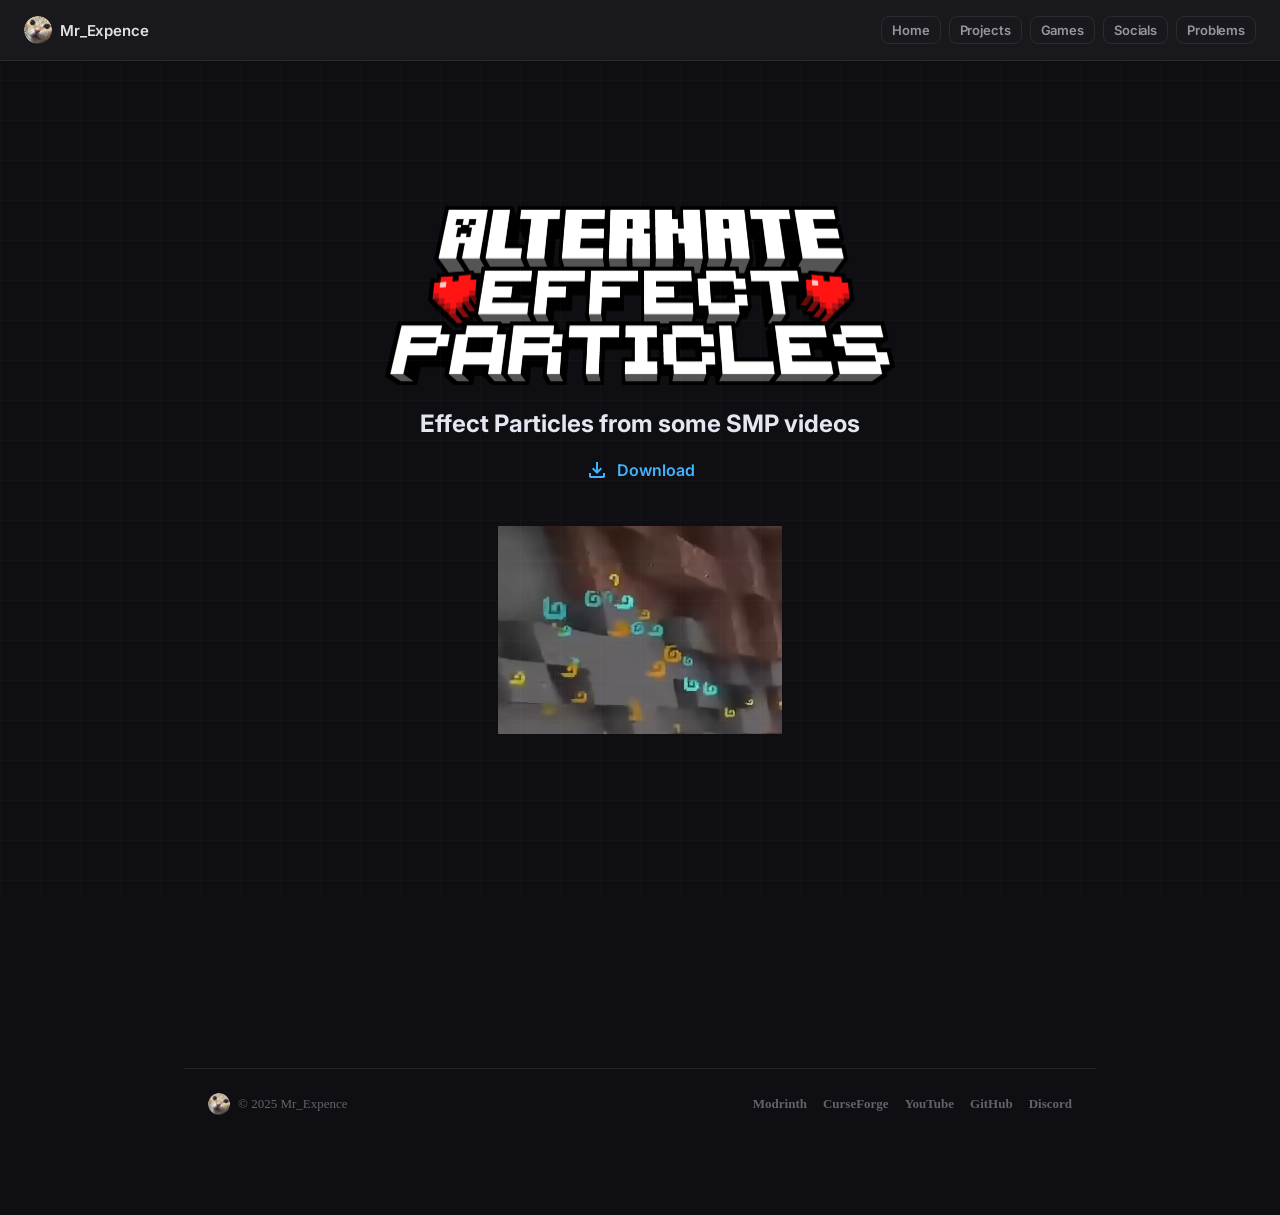
<file: projects/alternate-effect-particles.html>
<!DOCTYPE html>
<html lang="en">

<head>
    <meta charset="UTF-8">
    <meta name="viewport" content="width=device-width, initial-scale=1.0">
    <title>Alternate Effect Particles</title>
    <link rel="icon" href="/assets/cat_logo.png">
    <link
        href="https://fonts.googleapis.com/css2?family=Inter:ital,wght@0,300;0,400;0,500;0,600;0,700;1,400&display=swap"
        rel="stylesheet">
    <link
        href="https://fonts.googleapis.com/css2?family=Material+Symbols+Outlined:opsz,wght,FILL,GRAD@24,400,0,0&display=swap"
        rel="stylesheet">
    <link rel="stylesheet" href="/style/base.css">
    <link rel="stylesheet" href="/style/topbar.css">
</head>

<body>
    <!-- ── Topbar ──────────────────────────────────────────────── -->
    <script src="/scripts/header.js"></script>

    <div class="wrapper">

        <center>

            <br><br><br>

            <img src="/assets/alternate-effect-particles/effect-logo.png" width="509.75" height="179.75" alt="Logo"><br><br>

            <h2>Effect Particles from some SMP videos</h2>

            <br>

            <div style="display:inline-flex;gap:16px;flex-wrap:wrap">

                <a href="https://cdn.discordapp.com/attachments/1426017569394917446/1497733606674661503/Effect_Particle.zip?ex=69ee989e&is=69ed471e&hm=87e09375df9b1694891de9dfc1c96a239fe32fa21a30c76220169843be5344b0&"
                    download
                    style="display:inline-flex;align-items:center;gap:8px;text-decoration:none;color:#41b3fe;font-weight:600">
                    <svg xmlns="http://www.w3.org/2000/svg" height="24px" viewBox="0 -960 960 960" width="24px"
                        fill="#41b3fe">
                        <path
                            d="M480-320 280-520l56-58 104 104v-326h80v326l104-104 56 58-200 200ZM240-160q-33 0-56.5-23.5T160-240v-120h80v120h480v-120h80v120q0 33-23.5 56.5T720-160H240Z" />
                    </svg>
                    Download
                </a>

            </div>
            <br><br><br>
            <img src="/assets/alternate-effect-particles/particles.png" width="284" height="208" alt="Particles">

        </center>
    </div>
    <script src="/scripts/footer.js"></script>
</body>

</html>
</file>
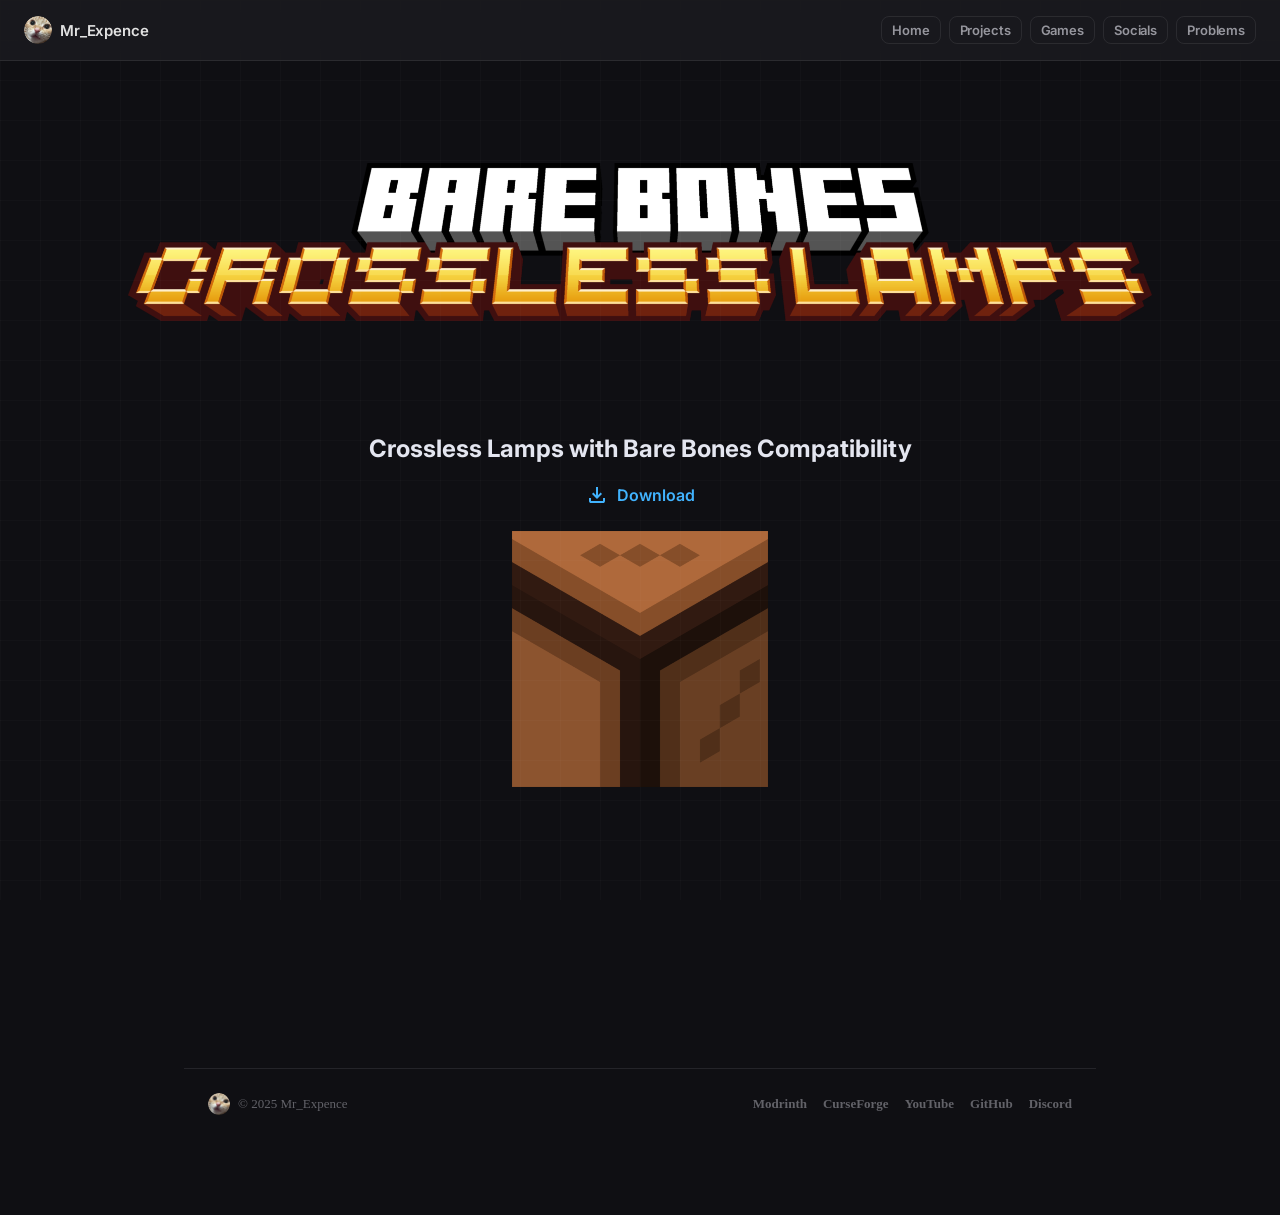
<file: projects/bare-bone-crossless-lamps.html>
<!DOCTYPE html>
<html lang="en">

<head>
    <meta charset="UTF-8">
    <meta name="viewport" content="width=device-width, initial-scale=1.0">
    <title>Bare Bone Crossless Lamps</title>
    <link rel="icon" href="/assets/cat_logo.png">
    <link
        href="https://fonts.googleapis.com/css2?family=Inter:ital,wght@0,300;0,400;0,500;0,600;0,700;1,400&display=swap"
        rel="stylesheet">
    <link
        href="https://fonts.googleapis.com/css2?family=Material+Symbols+Outlined:opsz,wght,FILL,GRAD@24,400,0,0&display=swap"
        rel="stylesheet">
    <link rel="stylesheet" href="/style/base.css">
    <link rel="stylesheet" href="/style/topbar.css">
</head>

<body>
    <!-- ── Topbar ──────────────────────────────────────────────── -->
    <script src="/scripts/header.js"></script>

    <div class="wrapper">

        <center>

            <br><br><br>

            <img src="/assets/bare-bone-crossless-lamps/bare-bone-crossless-lamps-logo.png" width="1024" height="256"
                alt="Logo"><br><br>

            <h2>Crossless Lamps with Bare Bones Compatibility</h2>
            <br>

            <div style="display:inline-flex;gap:16px;flex-wrap:wrap">

                <a href="https://cdn.discordapp.com/attachments/1426017569394917446/1486247129939841024/Bare_Bones_Crossless_Lamps.zip?ex=69ee5640&is=69ed04c0&hm=7e6a8544c5a70f632a2d8bb7a12dbae7b743cbfe86d319a386df035ffd3f896d&"
                    download
                    style="display:inline-flex;align-items:center;gap:8px;text-decoration:none;color:#41b3fe;font-weight:600">
                    <svg xmlns="http://www.w3.org/2000/svg" height="24px" viewBox="0 -960 960 960" width="24px"
                        fill="#41b3fe">
                        <path
                            d="M480-320 280-520l56-58 104 104v-326h80v326l104-104 56 58-200 200ZM240-160q-33 0-56.5-23.5T160-240v-120h80v120h480v-120h80v120q0 33-23.5 56.5T720-160H240Z" />
                    </svg>
                    Download
                </a>
            </div>
            <br><br>
            <img src="/assets/bare-bone-crossless-lamps/bare-bone-crossless-lamps.png" width="256" height="256" alt="Lamps">

        </center>
    </div>
    <script src="/scripts/footer.js"></script>
</body>

</html>
</file>
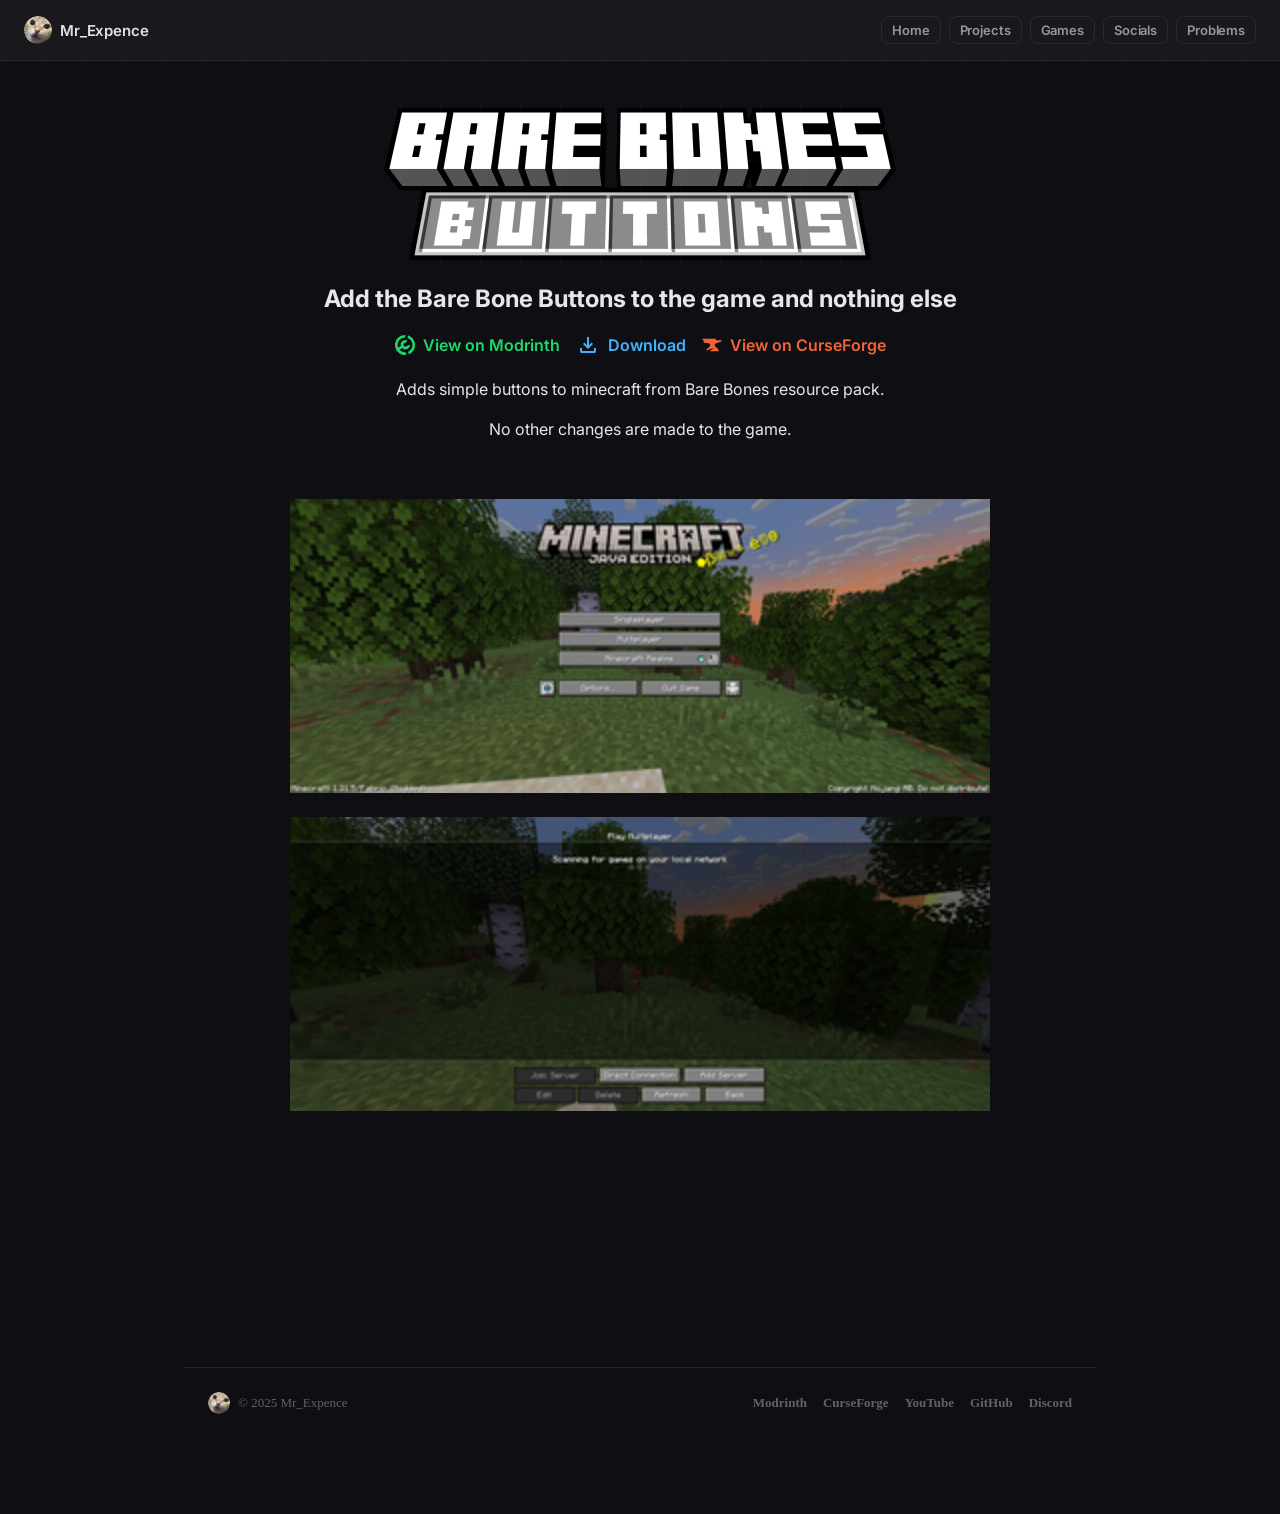
<file: projects/bare-bones-buttons.html>
<!DOCTYPE html>
<html lang="en">

<head>
    <meta charset="UTF-8">
    <meta name="viewport" content="width=device-width, initial-scale=1.0">
    <title>Bare Bones Buttons</title>
    <link rel="icon" href="/assets/cat_logo.png">
    <link
        href="https://fonts.googleapis.com/css2?family=Inter:ital,wght@0,300;0,400;0,500;0,600;0,700;1,400&display=swap"
        rel="stylesheet">
    <link
        href="https://fonts.googleapis.com/css2?family=Material+Symbols+Outlined:opsz,wght,FILL,GRAD@24,400,0,0&display=swap"
        rel="stylesheet">
    <link rel="stylesheet" href="/style/base.css">
    <link rel="stylesheet" href="/style/topbar.css">
</head>

<body>
    <!-- ── Topbar ──────────────────────────────────────────────── -->
    <script src="/scripts/header.js"></script>

    <div class="wrapper">

        <center>

            <br><br><br>

            <img src="/assets/bare-bones-buttons/logo.png" width="512" height="151" alt="Bare Bones Buttons Logo"><br>

            <!-- Summary -->
            <br>
            <h2>Add the Bare Bone Buttons to the game and nothing else</h2>
            <br>

            <!-- Download links -->

            <div style="display:inline-flex;gap:16px;flex-wrap:wrap">

                <!-- Modrinth -->

                <a href="https://modrinth.com/resourcepack/bare-bones-buttons" target="_blank"
                    style="display:inline-flex;align-items:center;gap:8px;text-decoration:none;color:#1bd96a;font-weight:600">
                    <svg role="img" viewBox="0 0 24 24" xmlns="http://www.w3.org/2000/svg" width="20" height="20"
                        fill="currentColor">
                        <path
                            d="M12.252.004a11.78 11.768 0 0 0-8.92 3.73 11 10.999 0 0 0-2.17 3.11 11.37 11.359 0 0 0-1.16 5.169c0 1.42.17 2.5.6 3.77.24.759.77 1.899 1.17 2.529a12.3 12.298 0 0 0 8.85 5.639c.44.05 2.54.07 2.76.02.2-.04.22.1-.26-1.7l-.36-1.37-1.01-.06a8.5 8.489 0 0 1-5.18-1.8 5.34 5.34 0 0 1-1.3-1.26c0-.05.34-.28.74-.5a37.572 37.545 0 0 1 2.88-1.629c.03 0 .5.45 1.06.98l1 .97 2.07-.43 2.06-.43 1.47-1.47c.8-.8 1.48-1.5 1.48-1.52 0-.09-.42-1.63-.46-1.7-.04-.06-.2-.03-1.02.18-.53.13-1.2.3-1.45.4l-.48.15-.53.53-.53.53-.93.1-.93.07-.52-.5a2.7 2.7 0 0 1-.96-1.7l-.13-.6.43-.57c.68-.9.68-.9 1.46-1.1.4-.1.65-.2.83-.33.13-.099.65-.579 1.14-1.069l.9-.9-.7-.7-.7-.7-1.95.54c-1.07.3-1.96.53-1.97.53-.03 0-2.23 2.48-2.63 2.97l-.29.35.28 1.03c.16.56.3 1.16.31 1.34l.03.3-.34.23c-.37.23-2.22 1.3-2.84 1.63-.36.2-.37.2-.44.1-.08-.1-.23-.6-.32-1.03-.18-.86-.17-2.75.02-3.73a8.84 8.839 0 0 1 7.9-6.93c.43-.03.77-.08.78-.1.06-.17.5-2.999.47-3.039-.01-.02-.1-.02-.2-.03Zm3.68.67c-.2 0-.3.1-.37.38-.06.23-.46 2.42-.46 2.52 0 .04.1.11.22.16a8.51 8.499 0 0 1 2.99 2 8.38 8.379 0 0 1 2.16 3.449 6.9 6.9 0 0 1 .4 2.8c0 1.07 0 1.27-.1 1.73a9.37 9.369 0 0 1-1.76 3.769c-.32.4-.98 1.06-1.37 1.38-.38.32-1.54 1.1-1.7 1.14-.1.03-.1.06-.07.26.03.18.64 2.56.7 2.78l.06.06a12.07 12.058 0 0 0 7.27-9.4c.13-.77.13-2.58 0-3.4a11.96 11.948 0 0 0-5.73-8.578c-.7-.42-2.05-1.06-2.25-1.06Z" />
                    </svg>
                    View on Modrinth
                </a>

                <!-- Download Button -->

                <a id="download-btn" href="#" download
                    style="display:inline-flex;align-items:center;gap:8px;text-decoration:none;color:#41b3fe;font-weight:600">
                    <svg xmlns="http://www.w3.org/2000/svg" height="24px" viewBox="0 -960 960 960" width="24px"
                        fill="#41b3fe">
                        <path
                            d="M480-320 280-520l56-58 104 104v-326h80v326l104-104 56 58-200 200ZM240-160q-33 0-56.5-23.5T160-240v-120h80v120h480v-120h80v120q0 33-23.5 56.5T720-160H240Z" />
                    </svg>
                    Download
                </a>

                <!-- Download Script -->

                <script>
                    if (typeof document !== 'undefined') {
                        // Replace fetch('https://api.modrinth.com/v2/project/ID/version')
                        fetch('https://api.modrinth.com/v2/project/EIwfJ4NS/version')
                            .then(response => response.json())
                            .then(versions => {
                                const latestVersion = versions[0];
                                const downloadUrl = latestVersion.files[0].url;
                                document.getElementById('download-btn').href = downloadUrl;
                            });
                    }
                </script>

                <!-- Curseforge -->

                <a href="https://www.curseforge.com/minecraft/texture-packs/bare-bones-buttons" target="_blank"
                    style="display:inline-flex;align-items:center;gap:8px;text-decoration:none;color:#f16436;font-weight:600">
                    <svg role="img" viewBox="0 0 24 24" xmlns="http://www.w3.org/2000/svg" width="20" height="20"
                        fill="currentColor">
                        <path
                            d="M18.326 9.2145S23.2261 8.4418 24 6.1882h-7.5066V4.4H0l2.0318 2.3576V9.173s5.1267-.2665 7.1098 1.2372c2.7146 2.516-3.053 5.917-3.053 5.917L5.0995 19.6c1.5465-1.4726 4.494-3.3775 9.8983-3.2857-2.0565.65-4.1245 1.6651-5.7344 3.2857h10.9248l-1.0288-3.2726s-7.918-4.6688-.8336-7.1127z" />
                    </svg>
                    View on CurseForge
                </a>

            </div>
            <br><br>

            <p>Adds simple buttons to minecraft from Bare Bones resource pack.</p>

            <br>

            <p>No other changes are made to the game.</p>
            <br><br><br>

            <!-- Images -->

            <img src="/assets/bare-bones-buttons/main.png" width="700" height="294" alt="Main Menu"><br><br>
            <img src="/assets/bare-bones-buttons/server.png" width="700" height="294" alt="Server List"><br><br>
        </center>
    </div><!-- /page-wrap -->
    <script src="/scripts/footer.js"></script>
</body>

</html>
</file>
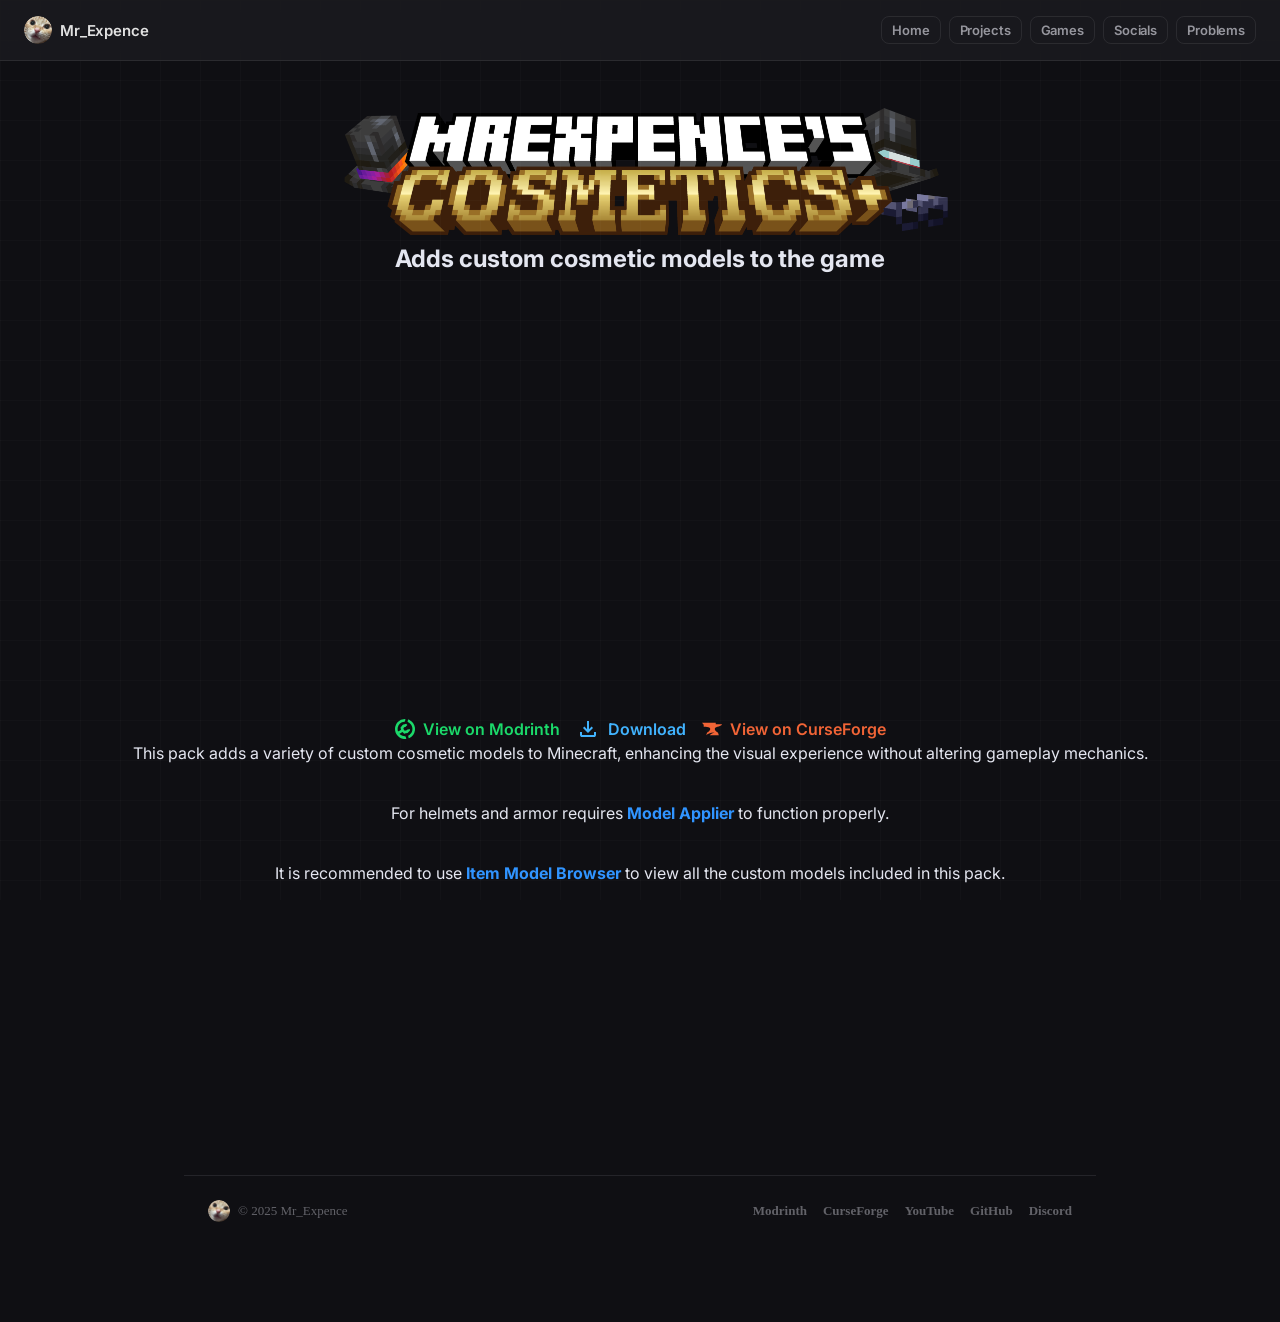
<file: projects/cosmetics+.html>
<!DOCTYPE html>
<html lang="en">

<head>
    <meta charset="UTF-8">
    <meta name="viewport" content="width=device-width, initial-scale=1.0">
    <title>Cosmetics+</title>
    <link rel="icon" href="/assets/cat_logo.png">
    <link
        href="https://fonts.googleapis.com/css2?family=Inter:ital,wght@0,300;0,400;0,500;0,600;0,700;1,400&display=swap"
        rel="stylesheet">
    <link
        href="https://fonts.googleapis.com/css2?family=Material+Symbols+Outlined:opsz,wght,FILL,GRAD@24,400,0,0&display=swap"
        rel="stylesheet">
    <link rel="stylesheet" href="/style/base.css">
    <link rel="stylesheet" href="/style/topbar.css">
</head>

<body>
    <!-- ── Topbar ──────────────────────────────────────────────── -->
    <script src="/scripts/header.js"></script>

    <div class="wrapper">

        <center>

            <br><br><br>

            <img src="/assets/cosmetics/thumbnail.png" width="1029.5" height="263" alt="Cosmetics+ Logo"><br>

            <h2>Adds custom cosmetic models to the game</h2>
            <br>

            <!-- Video -->
            <div
                style="width: 640px;-webkit-border-radius: 10px; -moz-border-radius: 10px;border-radius: 10px; overflow: hidden; ">
                <iframe loading="lazy" class="video__last-video" width="640" height="360" frameborder="0"
                    title="Latest video"
                    allow="accelerometer; autoplay; clipboard-write; encrypted-media; gyroscope; picture-in-picture; web-share"
                    referrerpolicy="strict-origin-when-cross-origin" allowfullscreen
                    src="https://www.youtube.com/embed/ODnWKTJJLwc"></iframe>
            </div><br><br><br>

            <!-- Download links -->

            <div style="display:inline-flex;gap:16px;flex-wrap:wrap">

                <!-- Modrinth -->

                <a href="https://modrinth.com/resourcepack/cosmetics+" target="_blank"
                    style="display:inline-flex;align-items:center;gap:8px;text-decoration:none;color:#1bd96a;font-weight:600">
                    <svg role="img" viewBox="0 0 24 24" xmlns="http://www.w3.org/2000/svg" width="20" height="20"
                        fill="currentColor">
                        <path
                            d="M12.252.004a11.78 11.768 0 0 0-8.92 3.73 11 10.999 0 0 0-2.17 3.11 11.37 11.359 0 0 0-1.16 5.169c0 1.42.17 2.5.6 3.77.24.759.77 1.899 1.17 2.529a12.3 12.298 0 0 0 8.85 5.639c.44.05 2.54.07 2.76.02.2-.04.22.1-.26-1.7l-.36-1.37-1.01-.06a8.5 8.489 0 0 1-5.18-1.8 5.34 5.34 0 0 1-1.3-1.26c0-.05.34-.28.74-.5a37.572 37.545 0 0 1 2.88-1.629c.03 0 .5.45 1.06.98l1 .97 2.07-.43 2.06-.43 1.47-1.47c.8-.8 1.48-1.5 1.48-1.52 0-.09-.42-1.63-.46-1.7-.04-.06-.2-.03-1.02.18-.53.13-1.2.3-1.45.4l-.48.15-.53.53-.53.53-.93.1-.93.07-.52-.5a2.7 2.7 0 0 1-.96-1.7l-.13-.6.43-.57c.68-.9.68-.9 1.46-1.1.4-.1.65-.2.83-.33.13-.099.65-.579 1.14-1.069l.9-.9-.7-.7-.7-.7-1.95.54c-1.07.3-1.96.53-1.97.53-.03 0-2.23 2.48-2.63 2.97l-.29.35.28 1.03c.16.56.3 1.16.31 1.34l.03.3-.34.23c-.37.23-2.22 1.3-2.84 1.63-.36.2-.37.2-.44.1-.08-.1-.23-.6-.32-1.03-.18-.86-.17-2.75.02-3.73a8.84 8.839 0 0 1 7.9-6.93c.43-.03.77-.08.78-.1.06-.17.5-2.999.47-3.039-.01-.02-.1-.02-.2-.03Zm3.68.67c-.2 0-.3.1-.37.38-.06.23-.46 2.42-.46 2.52 0 .04.1.11.22.16a8.51 8.499 0 0 1 2.99 2 8.38 8.379 0 0 1 2.16 3.449 6.9 6.9 0 0 1 .4 2.8c0 1.07 0 1.27-.1 1.73a9.37 9.369 0 0 1-1.76 3.769c-.32.4-.98 1.06-1.37 1.38-.38.32-1.54 1.1-1.7 1.14-.1.03-.1.06-.07.26.03.18.64 2.56.7 2.78l.06.06a12.07 12.058 0 0 0 7.27-9.4c.13-.77.13-2.58 0-3.4a11.96 11.948 0 0 0-5.73-8.578c-.7-.42-2.05-1.06-2.25-1.06Z" />
                    </svg>
                    View on Modrinth
                </a>

                <!-- Download Button -->

                <a id="download-btn" href="#" download
                    style="display:inline-flex;align-items:center;gap:8px;text-decoration:none;color:#41b3fe;font-weight:600">
                    <svg xmlns="http://www.w3.org/2000/svg" height="24px" viewBox="0 -960 960 960" width="24px"
                        fill="#41b3fe">
                        <path
                            d="M480-320 280-520l56-58 104 104v-326h80v326l104-104 56 58-200 200ZM240-160q-33 0-56.5-23.5T160-240v-120h80v120h480v-120h80v120q0 33-23.5 56.5T720-160H240Z" />
                    </svg>
                    Download
                </a>

                <!-- Download Script -->

                <script>
                    if (typeof document !== 'undefined') {
                        // Replace fetch('https://api.modrinth.com/v2/project/ID/version')
                        fetch('https://api.modrinth.com/v2/project/ShPJVAhs/version')
                            .then(response => response.json())
                            .then(versions => {
                                const latestVersion = versions[0];
                                const downloadUrl = latestVersion.files[0].url;
                                document.getElementById('download-btn').href = downloadUrl;
                            });
                    }
                </script>

                <!-- Curseforge -->

                <a href="https://www.curseforge.com/minecraft/texture-packs/cosmetics" target="_blank"
                    style="display:inline-flex;align-items:center;gap:8px;text-decoration:none;color:#f16436;font-weight:600">
                    <svg role="img" viewBox="0 0 24 24" xmlns="http://www.w3.org/2000/svg" width="20" height="20"
                        fill="currentColor">
                        <path
                            d="M18.326 9.2145S23.2261 8.4418 24 6.1882h-7.5066V4.4H0l2.0318 2.3576V9.173s5.1267-.2665 7.1098 1.2372c2.7146 2.516-3.053 5.917-3.053 5.917L5.0995 19.6c1.5465-1.4726 4.494-3.3775 9.8983-3.2857-2.0565.65-4.1245 1.6651-5.7344 3.2857h10.9248l-1.0288-3.2726s-7.918-4.6688-.8336-7.1127z" />
                    </svg>
                    View on CurseForge
                </a>

            </div>
            <p>
                This pack adds a variety of custom cosmetic models to Minecraft, enhancing the visual experience without
                altering gameplay mechanics.
            </p>
            <br><br>
            <p>
                For helmets and armor requires <a href="https://modrinth.com/datapack/modelapplier" target="_blank"
                    rel="noopener">Model Applier</a> to function
                properly.
            </p>
            <br><br>
            <p>
                It is recommended to use <a href="https://modrinth.com/mod/model-browser" target="_blank"
                    rel="noopener">Item Model Browser</a> to view all the custom
                models included in this pack.
            </p>
            <br><br><br>

        </center>
    </div><!-- /page-wrap -->
    <script src="/scripts/footer.js"></script>
</body>

</html>
</file>
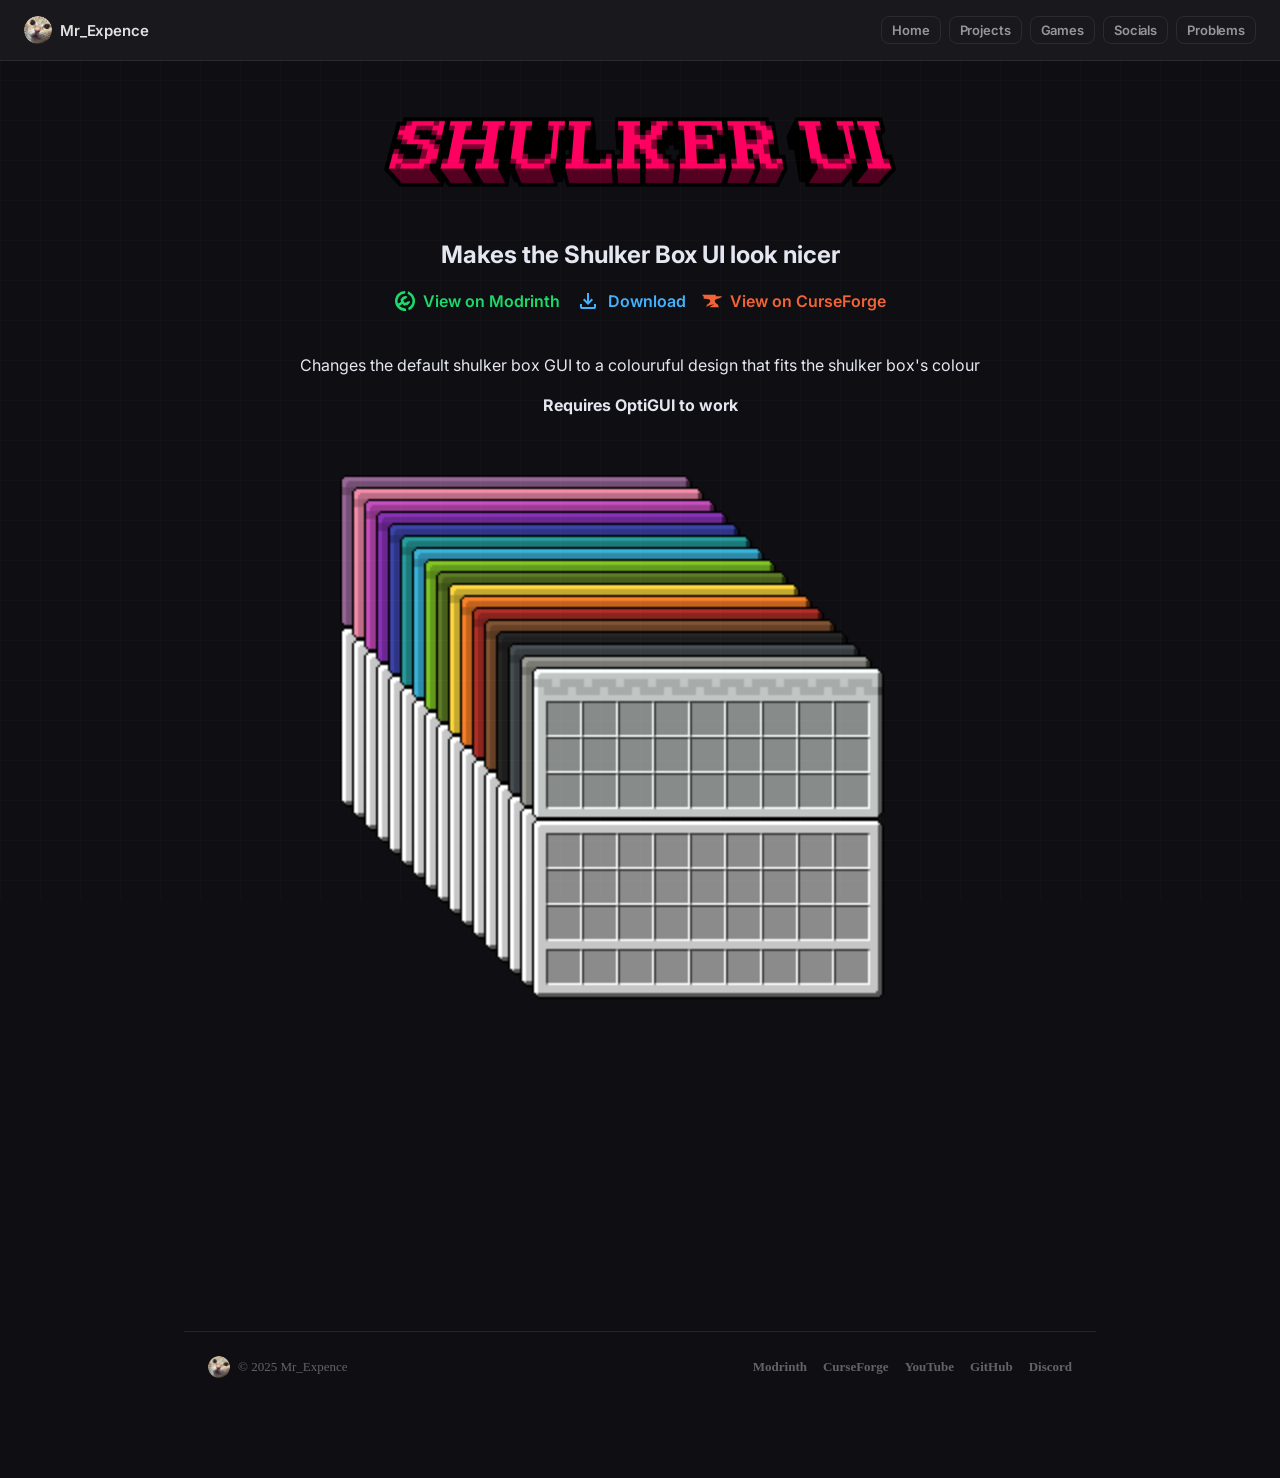
<file: projects/shulker-ui.html>
<!DOCTYPE html>
<html lang="en">

<head>
    <meta charset="UTF-8">
    <meta name="viewport" content="width=device-width, initial-scale=1.0">
    <title>Shulker UI</title>
    <link rel="icon" href="/assets/cat_logo.png">
    <link
        href="https://fonts.googleapis.com/css2?family=Inter:ital,wght@0,300;0,400;0,500;0,600;0,700;1,400&display=swap"
        rel="stylesheet">
    <link
        href="https://fonts.googleapis.com/css2?family=Material+Symbols+Outlined:opsz,wght,FILL,GRAD@24,400,0,0&display=swap"
        rel="stylesheet">
    <link rel="stylesheet" href="/style/base.css">
    <link rel="stylesheet" href="/style/topbar.css">
</head>

<body>
    <!-- ── Topbar ──────────────────────────────────────────────── -->
    <script src="/scripts/header.js"></script>

    <div class="wrapper">

        <center>

            <br><br><br>

            <img src="/assets/shulker-ui/logo.png" width="512" height="128" alt="Shulker UI Logo"><br>

            <!-- Summary -->

            <h2>Makes the Shulker Box UI look nicer</h2>
            <br>

            <!-- Download links -->

            <div style="display:inline-flex;gap:16px;flex-wrap:wrap">

                <!-- Modrinth -->

                <a href="https://modrinth.com/resourcepack/shulker-ui" target="_blank"
                    style="display:inline-flex;align-items:center;gap:8px;text-decoration:none;color:#1bd96a;font-weight:600">
                    <svg role="img" viewBox="0 0 24 24" xmlns="http://www.w3.org/2000/svg" width="20" height="20"
                        fill="currentColor">
                        <path
                            d="M12.252.004a11.78 11.768 0 0 0-8.92 3.73 11 10.999 0 0 0-2.17 3.11 11.37 11.359 0 0 0-1.16 5.169c0 1.42.17 2.5.6 3.77.24.759.77 1.899 1.17 2.529a12.3 12.298 0 0 0 8.85 5.639c.44.05 2.54.07 2.76.02.2-.04.22.1-.26-1.7l-.36-1.37-1.01-.06a8.5 8.489 0 0 1-5.18-1.8 5.34 5.34 0 0 1-1.3-1.26c0-.05.34-.28.74-.5a37.572 37.545 0 0 1 2.88-1.629c.03 0 .5.45 1.06.98l1 .97 2.07-.43 2.06-.43 1.47-1.47c.8-.8 1.48-1.5 1.48-1.52 0-.09-.42-1.63-.46-1.7-.04-.06-.2-.03-1.02.18-.53.13-1.2.3-1.45.4l-.48.15-.53.53-.53.53-.93.1-.93.07-.52-.5a2.7 2.7 0 0 1-.96-1.7l-.13-.6.43-.57c.68-.9.68-.9 1.46-1.1.4-.1.65-.2.83-.33.13-.099.65-.579 1.14-1.069l.9-.9-.7-.7-.7-.7-1.95.54c-1.07.3-1.96.53-1.97.53-.03 0-2.23 2.48-2.63 2.97l-.29.35.28 1.03c.16.56.3 1.16.31 1.34l.03.3-.34.23c-.37.23-2.22 1.3-2.84 1.63-.36.2-.37.2-.44.1-.08-.1-.23-.6-.32-1.03-.18-.86-.17-2.75.02-3.73a8.84 8.839 0 0 1 7.9-6.93c.43-.03.77-.08.78-.1.06-.17.5-2.999.47-3.039-.01-.02-.1-.02-.2-.03Zm3.68.67c-.2 0-.3.1-.37.38-.06.23-.46 2.42-.46 2.52 0 .04.1.11.22.16a8.51 8.499 0 0 1 2.99 2 8.38 8.379 0 0 1 2.16 3.449 6.9 6.9 0 0 1 .4 2.8c0 1.07 0 1.27-.1 1.73a9.37 9.369 0 0 1-1.76 3.769c-.32.4-.98 1.06-1.37 1.38-.38.32-1.54 1.1-1.7 1.14-.1.03-.1.06-.07.26.03.18.64 2.56.7 2.78l.06.06a12.07 12.058 0 0 0 7.27-9.4c.13-.77.13-2.58 0-3.4a11.96 11.948 0 0 0-5.73-8.578c-.7-.42-2.05-1.06-2.25-1.06Z" />
                    </svg>
                    View on Modrinth
                </a>

                <!-- Download Button -->

                <a id="download-btn" href="#" download
                    style="display:inline-flex;align-items:center;gap:8px;text-decoration:none;color:#41b3fe;font-weight:600">
                    <svg xmlns="http://www.w3.org/2000/svg" height="24px" viewBox="0 -960 960 960" width="24px"
                        fill="#41b3fe">
                        <path
                            d="M480-320 280-520l56-58 104 104v-326h80v326l104-104 56 58-200 200ZM240-160q-33 0-56.5-23.5T160-240v-120h80v120h480v-120h80v120q0 33-23.5 56.5T720-160H240Z" />
                    </svg>
                    Download
                </a>

                <!-- Download Script -->

                <script>
                    if (typeof document !== 'undefined') {
                        // Replace fetch('https://api.modrinth.com/v2/project/ID/version')
                        fetch('https://api.modrinth.com/v2/project/4mbynavb/version')
                            .then(response => response.json())
                            .then(versions => {
                                const latestVersion = versions[0];
                                const downloadUrl = latestVersion.files[0].url;
                                document.getElementById('download-btn').href = downloadUrl;
                            });
                    }
                </script>

                <!-- Curseforge -->

                <a href="https://www.curseforge.com/minecraft/texture-packs/shulker-ui" target="_blank"
                    style="display:inline-flex;align-items:center;gap:8px;text-decoration:none;color:#f16436;font-weight:600">
                    <svg role="img" viewBox="0 0 24 24" xmlns="http://www.w3.org/2000/svg" width="20" height="20"
                        fill="currentColor">
                        <path
                            d="M18.326 9.2145S23.2261 8.4418 24 6.1882h-7.5066V4.4H0l2.0318 2.3576V9.173s5.1267-.2665 7.1098 1.2372c2.7146 2.516-3.053 5.917-3.053 5.917L5.0995 19.6c1.5465-1.4726 4.494-3.3775 9.8983-3.2857-2.0565.65-4.1245 1.6651-5.7344 3.2857h10.9248l-1.0288-3.2726s-7.918-4.6688-.8336-7.1127z" />
                    </svg>
                    View on CurseForge
                </a>

            </div>

            <!-- Rest of Description -->
            <br><br><br>
            <p>Changes the default shulker box GUI to a colouruful design that fits the shulker box's colour</p>
            <br>
            <p><strong>Requires OptiGUI to work</strong></p>
            <br><br><br>

            <!-- Images -->

            <img src="/assets/shulker-ui/ui.png" width="600" height="600" alt="Shulker UI"><br><br>
        </center>
    </div><!-- /page-wrap -->
    <script src="/scripts/footer.js"></script>
</body>

</html>
</file>
<file: style/base.css>
*,
*::before,
*::after {
  box-sizing: border-box;
  margin: 0;
  padding: 0;
}

:root {
  --bg: #0f0f13;
  --c-bg-soft: #252529;
  --c-bg-mute: #313136;

  --bg2: #16171f;
  --bg3: #1c1d2b;
  --c-border: rgba(82, 82, 89, 0.32);
  --c-border-h: rgba(82, 82, 89, 0.68);
  --border2: rgba(100, 108, 255, 0.25);
  --text: #e4e6f0;
  --muted: #6b7280;
  --dim: #3d4050;
  --accent: #5865f2; /* Discord */
  --accent2: #e0e3ff; /* White */
  --accent3: #ff0000; /* Youtube */
  --accent4: #9146ff; /* Twitch */
  --accent5: #00af5c; /* Modrinth */
  --accent6: #f16436; /* Curseforge */
  --accent7: #3094ff; /* Github */
  --accent8: #fdd927; /* Github Stars */
  --accent9: #000000; /* X */
  --accent10: #ff0069; /* Instagram */
  --accent11: #52a7e7; /* Twitter */
  --accent12: #ff4500; /* Reddit */
  --accent13: #26a5e4; /* Telegram */

  --accent-bg: rgba(88, 101, 242, 0.12);
  --green: #23a559;
  --red: #ff0000;
  --purple: #9146ff;
  --radius: 16px;
  --radius-lg: 12px;
  --font: "Inter", system-ui, sans-serif;
  --mono: "DM Mono", monospace;

  --c-brand-dk: #30c67e;
  --c-brand: var(--accent);
  --c-brand-bg: var(--accent-bg);
  
  --c-text-1: rgba(255, 255, 255, 0.87);
  --c-text-2: rgba(235, 235, 245, 0.6);
  --c-text-3: rgba(235, 235, 245, 0.38);
  --c-red: #d63d3d;
  --c-orange: #d6993d;
  --c-yellow: #d6cc3d;
  --c-light-green: #4cd63d;
  --c-green: #3dd68c;
  --c-light-blue: #3d8fd6;
  --c-blue: #3d40d6;
  --c-purple: #9b3dd6;
  --c-pink: #d63dbf;
  
  --c-red-bg: rgba(214, 61, 61, 0.08);
  --c-orange-bg: rgba(214, 137, 61, 0.08);
  --c-yellow-bg: rgba(214, 206, 61, 0.08);
  --c-light-green-bg: rgba(61, 214, 74, 0.08);
  --c-green-bg: rgba(61, 214, 140, 0.08);
  --c-light-blue-bg: rgba(61, 176, 214, 0.08);
  --c-blue-bg: rgba(71, 61, 214, 0.08);
  --c-purple-bg: rgba(145, 61, 214, 0.08);
  --c-pink-bg: rgba(214, 61, 163, 0.08);


  --max-w: 960px;
  --transition: 0.18s ease;
}

img{
  max-height: 100%;
  height: auto;
}

a {
  color: var(--accent7);
  font-weight: bold;
  text-decoration: none;
}

*,
*::before,
*::after {
  box-sizing: border-box;
  margin: 0;
  padding: 0;
}

.hero {
  display: flex;
  flex-direction: column;
  align-items: center;
  text-align: center;
  padding: 64px 16px 48px;
  gap: 20px;
  animation: fadeUp 0.5s ease 0.1s forwards;
}

.hero-logo {
  width: 96px;
  height: 96px;
  object-fit: contain;
  border-radius: 20px;
}

.hero h1 {
  font-size: 2.4rem;
  font-weight: 700;
  letter-spacing: -0.03em;
  line-height: 1.1;
}

.hero h1 em {
  font-style: normal;
  color: var(--c-brand);
}

.hero-sub {
  font-size: 1rem;
  color: var(--c-text-2);
  max-width: 420px;
  line-height: 1.65;
}

.hero-badges {
  display: flex;
  gap: 8px;
  flex-wrap: wrap;
  justify-content: center;
  margin-top: 4px;
}

.badge.red {
  color: var(--c-red);
  border-color: rgba(214, 61, 61, 0.35);
  background: var(--c-red-bg);
}

.badge.orange {
  color: var(--c-brand);
  border-color: rgba(214, 137, 61, 0.35);
  background: var(--c-orange-bg);
}

.badge.yellow {
  color: var(--c-brand);
  border-color: rgba(173, 214, 61, 0.35);
  background: var(--c-yellow-bg);
}

.badge.light-green {
  color: var(--c-brand);
  border-color: rgba(61, 214, 89, 0.35);
  background: var(--c-light-green-bg);
}

.badge.green {
  color: var(--c-green);
  border-color: rgba(61, 214, 140, 0.35);
  background: var(--c-green-bg);
}

.badge.light-blue {
  color: var(--c-light-blue);
  border-color: rgba(61, 155, 214, 0.35);
  background: var(--c-light-blue-bg);
}

.badge.blue {
  color: var(--c-blue);
  border-color: rgba(76, 61, 214, 0.35);
  background: var(--c-blue-bg);
}

.badge.purple {
  color: var(--c-purple);
  border-color: rgba(186, 61, 214, 0.35);
  background: var(--c-purple-bg);
}

.badge.pink {
  color: var(--c-pink);
  border-color: rgba(214, 61, 166, 0.35);
  background: var(--c-pink-bg);
}

.hero-cta {
  display: flex;
  gap: 10px;
  flex-wrap: wrap;
  justify-content: center;
  margin-top: 8px;
}

.btn {
  display: inline-flex;
  align-items: center;
  gap: 6px;
  padding: 9px 20px;
  border-radius: var(--radius);
  font-size: 14px;
  font-weight: 500;
  text-decoration: none;
  transition: all var(--transition);
  cursor: pointer;
  border: none;
}

.btn-primary {
  background: var(--c-green);
  color: #0d1f16;
}

.btn-primary:hover {
  background: var(--c-brand-dk);
}

.btn-outline {
  background: transparent;
  color: var(--c-text-1);
  border: 1px solid var(--c-border);
}

.btn-outline:hover {
  border-color: var(--c-brand);
  color: var(--c-brand);
  background: var(--c-brand-bg);
}

.section {
  margin-top: 56px;
}

.section-head {
  display: flex;
  align-items: baseline;
  gap: 12px;
  margin-bottom: 20px;
  padding-bottom: 12px;
  border-bottom: 1px solid var(--c-border);
}

.section-head h2 {
  font-size: 1.2rem;
  font-weight: 600;
  letter-spacing: -0.02em;
}

.section-head .count {
  font-size: 13px;
  color: var(--c-text-3);
}

.footer {
  bottom: 0;
  left: 0;
  right: 0;
  margin-top: 72px;
  padding-top: 24px;
  margin-bottom: 10px;
  padding-bottom: 10px;
  padding-left: 24px;
  padding-right: 24px;
  border-top: 1px solid var(--c-border);
  display: flex;
  flex-wrap: nowrap;
  align-items: center;
  justify-content: space-between;
  flex-wrap: wrap;
  gap: 12px;
  width: 100%;
  max-width: calc(320px * 3 + 24px * 2); /* matches 3-col cards-grid */
}

.footer-brand {
  display: flex;
  align-items: center;
  gap: 8px;
}

.footer-brand img {
  width: 22px;
  height: 22px;
  border-radius: 50%;
}

.footer-brand span {
  font-size: 13px;
  color: var(--c-text-3);
}

.footer-links {
  display: flex;
  gap: 16px;
}

.footer-links a {
  font-size: 13px;
  color: var(--c-text-3);
  text-decoration: none;
  transition: color var(--transition);
}

.footer-links a:hover {
  color: var(--c-brand);
}

@media (max-width: 680px) {
  .footer {
    flex-direction: column;
    align-items: flex-start;
    gap: 14px;
    max-width: 100%;
  }

  .footer-links {
    flex-wrap: wrap;
    gap: 10px;
  }
}

@media (max-width: 600px) {
  .hero h1 {
    font-size: 1.8rem;
  }

  .topbar-right {
    display: none;
  }
}

body {
  background: var(--bg);
  font-family: var(--font);
  color: var(--text);

  padding: min(5em, 8%);

  -webkit-font-smoothing: antialiased;
  min-height: 100vh;
  display: flex;
  flex-direction: column;
  align-items: center;
  justify-content: center;
  padding: 48px 20px 64px;
  position: relative;
  overflow-x: hidden;
}

/* Ambient glow layers */
.glow-top {
  position: fixed;
  top: -200px;
  left: 50%;
  transform: translateX(-50%);
  width: 700px;
  height: 700px;
  background: radial-gradient(
    ellipse,
    rgba(88, 101, 242, 0.13) 0%,
    transparent 65%
  );
  pointer-events: none;
  z-index: 0;
}

.glow-bottom {
  position: fixed;
  bottom: -180px;
  right: -100px;
  width: 500px;
  height: 500px;
  background: radial-gradient(
    ellipse,
    rgba(129, 140, 248, 0.07) 0%,
    transparent 65%
  );
  pointer-events: none;
  z-index: 0;
}

/* Grid texture overlay */
body::before {
  content: "";
  position: fixed;
  inset: 0;
  background-image:
    linear-gradient(rgba(255, 255, 255, 0.02) 1px, transparent 1px),
    linear-gradient(90deg, rgba(255, 255, 255, 0.02) 1px, transparent 1px);
  background-size: 40px 40px;
  pointer-events: none;
  z-index: 0;
}

/* ---------- Top brand link ---------- */
.brand {
  display: flex;
  align-items: center;
  gap: 10px;
  text-decoration: none;
  margin-bottom: 36px;
  opacity: 0;
  animation: fadeUp 0.5s ease 0.05s forwards;
}

.brand img {
  width: 30px;
  height: 30px;
  border-radius: 8px;
  object-fit: cover;
}

.brand-name {
  font-size: 14px;
  font-weight: 600;
  color: var(--muted);
  letter-spacing: -0.01em;
  font-family: var(--mono);
}

.brand-name span {
  color: var(--accent2);
}

.brand:hover .brand-name {
  color: var(--text);
}

/* ---------- Header text ---------- */
.badge {
  display: inline-flex;
  align-items: center;
  gap: 7px;
  background: var(--accent-bg);
  border: 1px solid var(--border2);
  color: var(--accent2);
  font-size: 11.5px;
  font-weight: 600;
  padding: 5px 14px;
  border-radius: 20px;
  letter-spacing: 0.06em;
  text-transform: uppercase;
  margin-bottom: 18px;
  opacity: 0;
  animation: fadeUp 0s ease 0s forwards;
}

.badge-pulse {
  width: 6px;
  height: 6px;
  background: var(--accent);
  border-radius: 50%;
  position: relative;
}

.badge-pulse::after {
  content: "";
  position: absolute;
  inset: -3px;
  border-radius: 50%;
  background: var(--accent);
  opacity: 0.3;
  animation: pulse 2s ease infinite;
}

.heading {
  font-size: clamp(28px, 6vw, 38px);
  font-weight: 700;
  text-align: center;
  line-height: 1.18;
  letter-spacing: -0.03em;
  margin-bottom: 10px;
  color: var(--text);
  opacity: 0;
  animation: fadeUp 0.5s ease 0.15s forwards;
}

.heading em {
  font-style: normal;
  background: linear-gradient(130deg, #818cf8 20%, #5865f2 80%);
  -webkit-background-clip: text;
  -webkit-text-fill-color: transparent;
  background-clip: text;
}

.sub {
  font-size: 14.5px;
  color: var(--muted);
  text-align: center;
  line-height: 1.6;
  max-width: 340px;
  margin-bottom: 36px;
  opacity: 0;
  animation: fadeUp 0.5s ease 0.2s forwards;
}

/* Keyframes */
@keyframes fadeUp {
  from {
    opacity: 0;
    transform: translateY(14px);
  }

  to {
    opacity: 1;
    transform: translateY(0);
  }
}

@keyframes pulse {
  0%,
  100% {
    transform: scale(1);
    opacity: 0.3;
  }

  50% {
    transform: scale(2.2);
    opacity: 0;
  }
}

.page-wrap {
  max-width: var(--max-w);
  margin: 0 auto;
  padding: 96px 24px 80px;
}

code {
    background-color: #23232977;
    padding: 5px;
    border-radius: 5px;
    overflow-x: auto; /* Adds a scrollbar for long lines */
}
</file>
<file: style/topbar.css>
:root {
  --c-border: rgba(82, 82, 89, 0.32);
  --c-text-1: rgba(255, 255, 255, 0.87);
  --c-text-2: rgba(235, 235, 245, 0.6);
  --radius: 8px;
  --transition: 0.18s ease;
  --c-brand: var(--accent);
  --c-brand-bg: var(--accent-bg);
}

.topbar {
  position: fixed;
  top: 0;
  left: 0;
  right: 0;
  width: 100%;
  display: flex;
  align-items: center;
  gap: 10px;
  padding: 16px 24px;
  border-bottom: 1px solid var(--c-border);
  top: 0;
  left: 0;
  right: 0;
  width: 100%;
  z-index: 10;
  background: rgba(27, 27, 31, 0.88);
  backdrop-filter: blur(12px);
  -webkit-backdrop-filter: blur(12px);
  max-width: 100%;
}

.topbar a {
  display: flex;
  align-items: center;
  gap: 8px;
  text-decoration: none;
  color: var(--c-text-1);
  font-weight: 600;
  font-size: 15px;
  letter-spacing: -0.01em;
}

.topbar img {
  width: 28px;
  height: 28px;
  border-radius: 50%;
  object-fit: cover;
}

.topbar-right {
  margin-left: auto;
  display: flex;
  gap: 8px;
}

.topbar-right a {
  font-size: 13px;
  color: var(--c-text-2);
  text-decoration: none;
  padding: 5px 10px;
  border-radius: var(--radius);
  border: 1px solid var(--c-border);
  transition:
    color var(--transition),
    border-color var(--transition),
    background var(--transition);
}

.topbar-right a:hover {
  color: var(--c-brand);
  border-color: var(--c-brand);
  background: var(--c-brand-bg);
}

.topbar-checkbox {
  display: none;
}

.topbar-toggle {
  display: none;
  margin-left: auto;
  width: 42px;
  height: 42px;
  border: none;
  background: transparent;
  cursor: pointer;
  align-items: center;
  justify-content: center;
  gap: 0;
  padding: 0;
}

.topbar-icon {
  font-family: 'Material Symbols Outlined';
  font-variation-settings: 'FILL' 0, 'wght' 400, 'GRAD' 0, 'opsz' 24;
  font-size: 24px;
  color: var(--c-text-1);
  display: inline-flex;
  align-items: center;
  justify-content: center;
}

.topbar-icon-close {
  display: none;
}

@media (max-width: 680px) {
  .topbar {
    padding: 14px 16px;
    gap: 12px;
  }

  .topbar-right {
    position: absolute;
    top: 100%;
    left: 0;
    right: 0;
    display: none;
    flex-direction: column;
    gap: 8px;
    padding: 12px 16px 16px;
    border-bottom: 1px solid var(--c-border);
    background: rgba(27, 27, 31, 0.94);
    backdrop-filter: blur(12px);
    z-index: 9;
  }

  .topbar-right a {
    width: 100%;
    padding: 10px 14px;
  }

  .topbar-toggle {
    display: inline-flex;
  }

  .topbar-checkbox:checked ~ .topbar-right {
    display: flex;
  }

  .topbar-checkbox:checked + .topbar-toggle .topbar-icon-open {
    display: none;
  }

  .topbar-checkbox:checked + .topbar-toggle .topbar-icon-close {
    display: inline-flex;
  }
}
</file>
<file: style/projects.css>
/* ════════════════════════════════
       FULL CARD
    ════════════════════════════════ */
.mr-card {
  display: grid;
  grid-template-columns: auto 1fr;
  width: 100%;
  gap: 14px;
  align-items: flex-start;
  padding: 16px;
  border: 1px solid rgba(0, 0, 0, 0.12);
  border-radius: 12px;
  background: #fff;
  text-decoration: none;
  color: inherit;
  transition:
    border-color 0.2s,
    background 0.2s;
  animation: fadeUp 2s ease 0.0005s forwards;
  max-width: 100%;
}
@media (prefers-color-scheme: dark) {
  .mr-card {
    background: #1e1e22;
    border-color: rgba(255, 255, 255, 0.12);
  }
}
.mr-card:hover {
  border-color: #1bd96a;
}

.mr-icon {
  width: 56px;
  height: 56px;
  flex-shrink: 0;
  border-radius: 10px;
  border: 1px solid rgba(0, 0, 0, 0.1);
  overflow: hidden;
  background: #f5f5f5;
  display: flex;
  align-items: center;
  justify-content: center;
}
@media (prefers-color-scheme: dark) {
  .mr-icon {
    background: #2a2a30;
    border-color: rgba(255, 255, 255, 0.1);
  }
}
.mr-icon img {
  width: 100%;
  height: 100%;
  object-fit: cover;
}
.mr-icon-fallback {
  font-size: 22px;
  font-weight: 600;
  color: #999;
}

.mr-body {
  flex: 1;
  min-width: 0;
}

.mr-header {
  display: flex;
  align-items: baseline;
  gap: 8px;
  flex-wrap: wrap;
  margin-bottom: 4px;
}
.mr-title {
  font-size: 15px;
  font-weight: 600;
}
.mr-author {
  font-size: 12px;
  color: #888;
}

.mr-desc {
  font-size: 13px;
  color: #666;
  line-height: 1.5;
  margin-bottom: 10px;
  white-space: nowrap;
  overflow: hidden;
  text-overflow: ellipsis;
}
@media (prefers-color-scheme: dark) {
  .mr-desc {
    color: #aaa;
  }
}

.mr-meta {
  display: flex;
  flex-wrap: wrap;
  gap: 10px;
  align-items: center;
}
.mr-stat {
  display: inline-flex;
  align-items: center;
  gap: 4px;
  font-size: 12px;
  color: #666;
}
@media (prefers-color-scheme: dark) {
  .mr-stat {
    color: #aaa;
  }
}
.mr-stat svg {
  width: 13px;
  height: 13px;
  opacity: 0.6;
}

.mr-tag {
  font-size: 11px;
  padding: 2px 8px;
  border-radius: 99px;
  background: #f0f0f0;
  color: #555;
  border: 1px solid rgba(0, 0, 0, 0.08);
  text-transform: capitalize;
}
@media (prefers-color-scheme: dark) {
  .mr-tag {
    background: #2a2a30;
    color: #bbb;
    border-color: rgba(255, 255, 255, 0.08);
  }
}
.modrinth-list {
  display: grid;
  grid-template-columns: 1fr;
  gap: 14px;
  width: 100%;
  max-width: calc(320px * 3 + 24px * 2); /* matches 3-col cards-grid */
}

.grid {
  display: grid;
  grid-template-columns: repeat(auto-fit, minmax(320px, 1fr));
  gap: 24px;
  width: 100%;
  justify-items: center;
}
</file>
<file: style/picker.css>
/* Problem Picker Styles */
.picker-container {
  display: flex;
  gap: 10px;
  align-items: flex-end;
  flex-wrap: wrap;
  margin: 1.5rem 0;
  justify-content: center;
  opacity: 0;
  animation: fadeUp 0.5s ease 0.25s forwards;
}

.picker-container div {
  display: flex;
  flex-direction: column;
}

.picker-container label {
  display: block;
  font-size: 12px;
  color: var(--muted);
  margin-bottom: 4px;
}

.picker-container select {
  height: 36px;
  padding: 0 8px;
  border-radius: 8px;
  border: 1px solid var(--border);
  background: var(--bg2);
  color: var(--text);
  font-size: 14px;
  cursor: pointer;
}

.picker-container button {
  height: 36px;
  padding: 0 20px;
  border-radius: 8px;
  border: 1px solid var(--border2);
  background: var(--accent);
  color: #fff;
  font-size: 14px;
  font-weight: 500;
  cursor: pointer;
}
</file>
<file: style/cards.css>
.cards-grid {
  display: grid;
  grid-template-columns: repeat(auto-fit, minmax(320px, 1fr));
  gap: 24px;
  width: 100%;
  justify-items: center;
}

.card,
.card-sub,
.card-twi,
.card-modrinth,
.card-curseforge,
.card-github {
  width: 100%;
  min-width: 320px;
  max-width: 380px;
}

/* ---------- Discord bubble card ---------- */
.card {
  width: 100%;
  background: var(--bg2);
  border: 1px solid var(--border);
  border-radius: 20px;
  overflow: hidden;
  opacity: 0;
  animation: fadeUp 0.55s ease 0.28s forwards;
}

/* Card top accent line */
.card::before {
  content: "";
  display: block;
  height: 2px;
  background: linear-gradient(
    90deg,
    transparent 0%,
    var(--accent) 40%,
    var(--accent) 60%,
    transparent 100%
  );
}

/* ---------- Youtube bubble card ---------- */
.card-sub {
  width: 100%;
  background: var(--bg2);
  border: 1px solid var(--border);
  border-radius: 20px;
  overflow: hidden;
  opacity: 0;
  animation: fadeUp 0.55s ease 0.28s forwards;
}

/* Card top accent line */
.card-sub::before {
  content: "";
  display: block;
  height: 2px;
  background: linear-gradient(
    90deg,
    transparent 0%,
    var(--accent3) 40%,
    var(--accent3) 60%,
    transparent 100%
  );
}

/* ---------- Twitch bubble card ---------- */
.card-twi {
  width: 100%;
  background: var(--bg2);
  border: 1px solid var(--border);
  border-radius: 20px;
  overflow: hidden;
  opacity: 0;
  animation: fadeUp 0.55s ease 0.28s forwards;
}

/* Card top accent line */
.card-twi::before {
  content: "";
  display: block;
  height: 2px;
  background: linear-gradient(
    90deg,
    transparent 0%,
    var(--accent4) 40%,
    var(--accent4) 60%,
    transparent 100%
  );
}

/* ---------- Modrinth bubble card ---------- */

.card-modrinth {
  width: 100%;
  background: var(--bg2);
  border: 1px solid var(--border);
  border-radius: 20px;
  overflow: hidden;
  opacity: 0;
  animation: fadeUp 0.55s ease 0.28s forwards;
}

/* Card top accent line */
.card-modrinth::before {
  content: "";
  display: block;
  height: 2px;
  background: linear-gradient(
    90deg,
    transparent 0%,
    var(--accent5) 40%,
    var(--accent5) 60%,
    transparent 100%
  );
}

/* ---------- Curseforge bubble card ---------- */
.card-curseforge {
  width: 100%;
  background: var(--bg2);
  border: 1px solid var(--border);
  border-radius: 20px;
  overflow: hidden;
  opacity: 0;
  animation: fadeUp 0.55s ease 0.28s forwards;
}

/* Card top accent line */
.card-curseforge::before {
  content: "";
  display: block;
  height: 2px;
  background: linear-gradient(
    90deg,
    transparent 0%,
    var(--accent6) 40%,
    var(--accent6) 60%,
    transparent 100%
  );
}

/* ---------- Github bubble card ---------- */
.card-github {
  width: 100%;
  background: var(--bg2);
  border: 1px solid var(--border);
  border-radius: 20px;
  overflow: hidden;
  opacity: 0;
  animation: fadeUp 0.55s ease 0.28s forwards;
}

/* Card top accent line */
.card-github::before {
  content: "";
  display: block;
  height: 2px;
  background: linear-gradient(
    90deg,
    transparent 0%,
    var(--accent7) 40%,
    var(--accent7) 60%,
    transparent 100%
  );
}

/* ---------- X bubble card ---------- */
.card-x {
  width: 100%;
  background: var(--bg2);
  border: 1px solid var(--border);
  border-radius: 20px;
  overflow: hidden;
  opacity: 0;
  animation: fadeUp 0.55s ease 0.28s forwards;
}

/* Card top accent line */
.card-x::before {
  content: "";
  display: block;
  height: 2px;
  background: linear-gradient(
    90deg,
    transparent 0%,
    var(--accent9) 40%,
    var(--accent9) 60%,
    transparent 100%
  );
}

/* ---------- Instagram bubble card ---------- */
.card-instagram {
  width: 100%;
  background: var(--bg2);
  border: 1px solid var(--border);
  border-radius: 20px;
  overflow: hidden;
  opacity: 0;
  animation: fadeUp 0.55s ease 0.28s forwards;
}

/* Card top accent line */
.card-instagram::before {
  content: "";
  display: block;
  height: 2px;
  background: linear-gradient(
    90deg,
    transparent 0%,
    var(--accent10) 40%,
    var(--accent10) 60%,
    transparent 100%
  );
}

/* ---------- Twitter bubble card ---------- */
.card-twitter {
  width: 100%;
  background: var(--bg2);
  border: 1px solid var(--border);
  border-radius: 20px;
  overflow: hidden;
  opacity: 0;
  animation: fadeUp 0.55s ease 0.28s forwards;
}

/* Card top accent line */
.card-twitter::before {
  content: "";
  display: block;
  height: 2px;
  background: linear-gradient(
    90deg,
    transparent 0%,
    var(--accent11) 40%,
    var(--accent11) 60%,
    transparent 100%
  );
}

/* ---------- Reddit bubble card ---------- */
.card-reddit {
  width: 100%;
  background: var(--bg2);
  border: 1px solid var(--border);
  border-radius: 20px;
  overflow: hidden;
  opacity: 0;
  animation: fadeUp 0.55s ease 0.28s forwards;
}

/* Card top accent line */
.card-reddit::before {
  content: "";
  display: block;
  height: 2px;
  background: linear-gradient(
    90deg,
    transparent 0%,
    var(--accent12) 40%,
    var(--accent12) 60%,
    transparent 100%
  );
}

/* ---------- Telegram bubble card ---------- */
.card-telegram {
  width: 100%;
  background: var(--bg2);
  border: 1px solid var(--border);
  border-radius: 20px;
  overflow: hidden;
  opacity: 0;
  animation: fadeUp 0.55s ease 0.28s forwards;
}

/* Card top accent line */
.card-telegram::before {
  content: "";
  display: block;
  height: 2px;
  background: linear-gradient(
    90deg,
    transparent 0%,
    var(--accent13) 40%,
    var(--accent13) 60%,
    transparent 100%
  );
}

.card-inner {
  padding: 26px 26px 24px;
}

/* Server header */
.server-header {
  display: flex;
  align-items: center;
  gap: 14px;
  margin-bottom: 22px;
}

.server-icon {
  width: 60px;
  height: 60px;
  border-radius: 18px;
  background: var(--bg);
  border: 1px solid var(--border);
  overflow: hidden;
  flex-shrink: 0;
  display: flex;
  align-items: center;
  justify-content: center;
  font-size: 28px;
}

.server-icon img {
  width: 100%;
  height: 100%;
  object-fit: cover;
}

.server-name {
  font-size: 17px;
  font-weight: 700;
  color: var(--text);
  letter-spacing: -0.02em;
  margin-bottom: 4px;
  display: flex;
  align-items: center;
  gap: 8px;
}

.verified {
  display: inline-flex;
  align-items: center;
  background: var(--accent-bg);
  border: 1px solid var(--border2);
  border-radius: 6px;
  padding: 2px 8px;
  font-size: 10.5px;
  font-weight: 600;
  color: var(--accent2);
  letter-spacing: 0.04em;
  text-transform: uppercase;
  font-family: var(--mono);
}

.server-desc {
  font-size: 13px;
  color: var(--muted);
}

/* Stats */
.stats {
  display: flex;
  gap: 18px;
  margin-bottom: 20px;
}

.stat {
  display: flex;
  align-items: center;
  gap: 7px;
  font-size: 13px;
  color: var(--muted);
}

.stat-dot {
  width: 8px;
  height: 8px;
  border-radius: 50%;
  flex-shrink: 0;
}

.stat-dot.online {
  background: var(--green);
  box-shadow: 0 0 6px rgba(35, 165, 89, 0.4);
}

.stat-dot.subscribe {
  background: var(--red);
  box-shadow: 0 0 6px rgba(165, 35, 35, 0.4);
}

.stat-dot.follow {
  background: var(--purple);
  box-shadow: 0 0 6px rgba(145, 70, 255, 0.4);
}

.stat-dot.offline {
  background: #4e5160;
}

.stat-dot.modrinth {
  background: var(--accent5);
  box-shadow: 0 0 6px rgba(29, 161, 242, 0.35);
}

.stat-dot.curseforge {
  background: var(--accent6);
  box-shadow: 0 0 6px rgba(225, 48, 108, 0.35);
}

.stat-dot.github {
  background: var(--accent8);
  box-shadow: 0 0 6px rgba(46, 45, 36, 0.35);
}

.stat b {
  color: #c4c7d0;
  font-weight: 600;
}

/* Divider */
.divider {
  height: 1px;
  background: var(--border);
  margin: 18px 0;
}

/* Channel list */
.channels-label {
  font-size: 10.5px;
  font-weight: 600;
  color: var(--dim);
  letter-spacing: 0.08em;
  text-transform: uppercase;
  margin-bottom: 8px;
  font-family: var(--mono);
}

.channels {
  display: flex;
  flex-direction: column;
  gap: 2px;
  margin-bottom: 22px;
}

.channel {
  display: flex;
  align-items: center;
  gap: 9px;
  padding: 7px 10px;
  border-radius: 9px;
  font-size: 13.5px;
  color: var(--muted);
  cursor: default;
  transition:
    background 0.12s,
    color 0.12s;
}

.channel:hover {
  background: rgba(255, 255, 255, 0.05);
  color: #c4c7d0;
}

.channel.active {
  background: rgba(88, 101, 242, 0.15);
  color: var(--text);
}

.ch-icon {
  font-size: 14px;
  width: 18px;
  text-align: center;
  flex-shrink: 0;
  opacity: 0.6;
}

.channel.active .ch-icon {
  opacity: 1;
  color: var(--accent2);
}

.ch-name {
  flex: 1;
}

.ch-new {
  font-size: 10px;
  background: var(--accent);
  color: #fff;
  border-radius: 10px;
  padding: 1px 7px;
  font-weight: 700;
  letter-spacing: 0.03em;
}

/* Join button */
.join-btn {
  width: 100%;
  padding: 13px 20px;
  background: var(--accent);
  border: none;
  border-radius: 12px;
  color: #fff;
  font-size: 15px;
  font-weight: 700;
  font-family: var(--font);
  letter-spacing: -0.01em;
  cursor: pointer;
  display: flex;
  align-items: center;
  justify-content: center;
  gap: 10px;
  transition:
    background 0.15s,
    transform 0.1s,
    box-shadow 0.15s;
  text-decoration: none;
}

.join-btn:hover {
  background: #5865f2;
  transform: translateY(-1px);
  box-shadow: 0 6px 24px rgba(88, 101, 242, 0.35);
}

.join-btn:active {
  transform: scale(0.99);
  box-shadow: none;
}

.icon {
  width: 20px;
  height: 20px;
  fill: #fff;
  flex-shrink: 0;
}

/* Follow Twitch button */
.join-btn-twi {
  width: 100%;
  padding: 13px 20px;
  background: var(--accent4);
  border: none;
  border-radius: 12px;
  color: #fff;
  font-size: 15px;
  font-weight: 700;
  font-family: var(--font);
  letter-spacing: -0.01em;
  cursor: pointer;
  display: flex;
  align-items: center;
  justify-content: center;
  gap: 10px;
  transition:
    background 0.15s,
    transform 0.1s,
    box-shadow 0.15s;
  text-decoration: none;
}

.join-btn-twi:hover {
  background: #9146ff;
  transform: translateY(-1px);
  box-shadow: 0 6px 24px rgba(88, 101, 242, 0.35);
}

.join-btn-twi:active {
  transform: scale(0.99);
  box-shadow: none;
}

.join-btn-modrinth {
  width: 100%;
  padding: 13px 20px;
  background: var(--accent5);
  border: none;
  border-radius: 12px;
  color: #fff;
  font-size: 15px;
  font-weight: 700;
  font-family: var(--font);
  letter-spacing: -0.01em;
  cursor: pointer;
  display: flex;
  align-items: center;
  justify-content: center;
  gap: 10px;
  transition:
    background 0.15s,
    transform 0.1s,
    box-shadow 0.15s;
  text-decoration: none;
}

.join-btn-modrinth:hover {
  background: #00af5c;
  transform: translateY(-1px);
  box-shadow: 0 6px 24px rgba(29, 242, 136, 0.35);
}

.join-btn-modrinth:active {
  transform: scale(0.99);
  box-shadow: none;
}

.join-btn-curseforge {
  width: 100%;
  padding: 13px 20px;
  background: var(--accent6);
  border: none;
  border-radius: 12px;
  color: #fff;
  font-size: 15px;
  font-weight: 700;
  font-family: var(--font);
  letter-spacing: -0.01em;
  cursor: pointer;
  display: flex;
  align-items: center;
  justify-content: center;
  gap: 10px;
  transition:
    background 0.15s,
    transform 0.1s,
    box-shadow 0.15s;
  text-decoration: none;
}

.join-btn-curseforge:hover {
  background: #f16436;
  transform: translateY(-1px);
  box-shadow: 0 6px 24px rgba(225, 142, 48, 0.35);
}

.join-btn-curseforge:active {
  transform: scale(0.99);
  box-shadow: none;
}

.join-btn-github {
  width: 100%;
  padding: 13px 20px;
  background: var(--accent7);
  border: none;
  border-radius: 12px;
  color: #fff;
  font-size: 15px;
  font-weight: 700;
  font-family: var(--font);
  letter-spacing: -0.01em;
  cursor: pointer;
  display: flex;
  align-items: center;
  justify-content: center;
  gap: 10px;
  transition:
    background 0.15s,
    transform 0.1s,
    box-shadow 0.15s;
  text-decoration: none;
}

.join-btn-github:hover {
  background: #3094ff;
  transform: translateY(-1px);
  box-shadow: 0 6px 24px rgba(0, 42, 255, 0.35);
}

.join-btn-github:active {
  transform: scale(0.99);
  box-shadow: none;
}

.icon {
  width: 20px;
  height: 20px;
  fill: #fff;
  flex-shrink: 0;
}

/* Subscribe button */
.join-btn-sub {
  width: 100%;
  padding: 13px 20px;
  background: var(--accent3);
  border: none;
  border-radius: 12px;
  color: #fff;
  font-size: 15px;
  font-weight: 700;
  font-family: var(--font);
  letter-spacing: -0.01em;
  cursor: pointer;
  display: flex;
  align-items: center;
  justify-content: center;
  gap: 10px;
  transition:
    background 0.15s,
    transform 0.1s,
    box-shadow 0.15s;
  text-decoration: none;
}

.join-btn-sub:hover {
  background: #ff0000;
  transform: translateY(-1px);
  box-shadow: 0 6px 24px rgba(242, 88, 88, 0.35);
}

.join-btn-sub:active {
  transform: scale(0.99);
  box-shadow: none;
}

.discord-icon {
  width: 20px;
  height: 20px;
  fill: #fff;
  flex-shrink: 0;
}

/* Footer */
.card-footer {
  text-align: center;
  padding: 14px 26px 18px;
  border-top: 1px solid var(--border);
  font-size: 12px;
  color: var(--dim);
  font-family: var(--mono);
  display: flex;
  align-items: center;
  justify-content: center;
  gap: 12px;
}

.card-footer a {
  color: var(--dim);
  text-decoration: none;
  transition: color 0.12s;
}

.card-footer a:hover {
  color: var(--accent2);
}

.dot-sep {
  width: 3px;
  height: 3px;
  border-radius: 50%;
  background: var(--dim);
}
</file>
